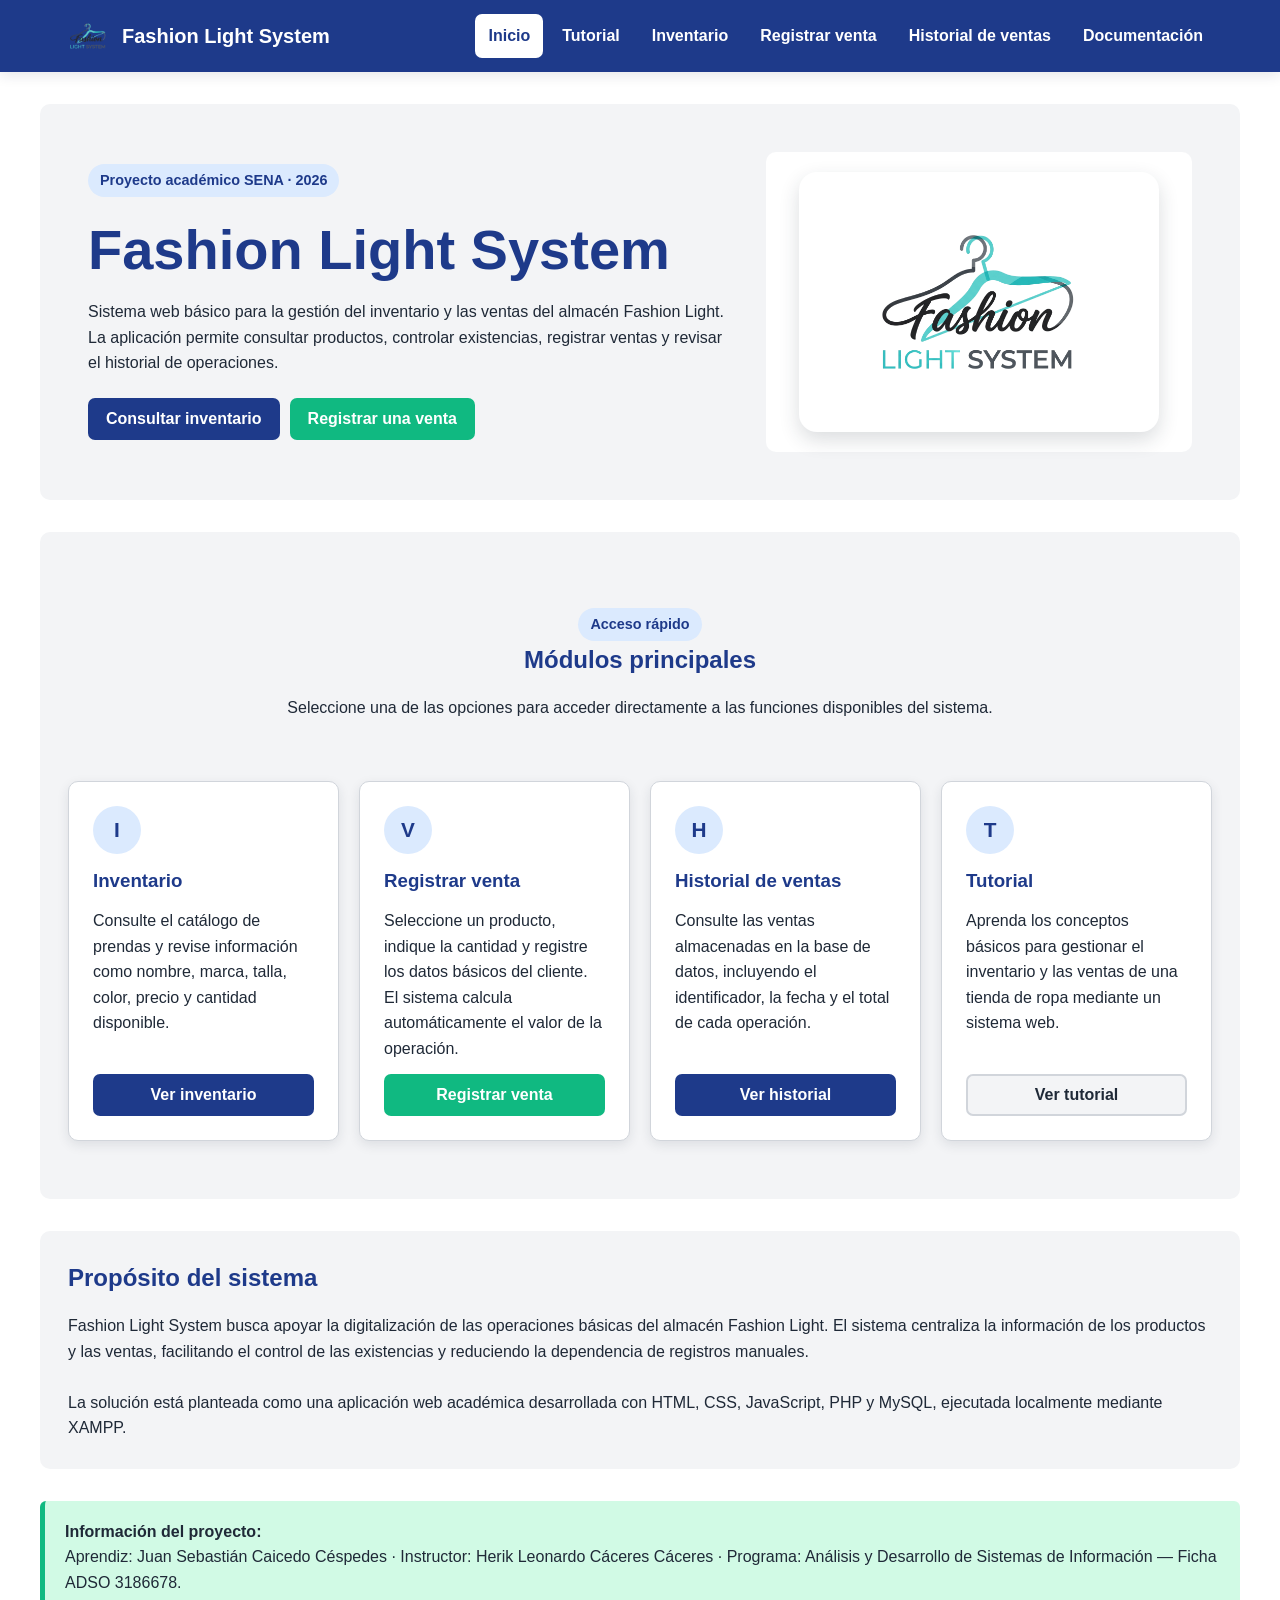
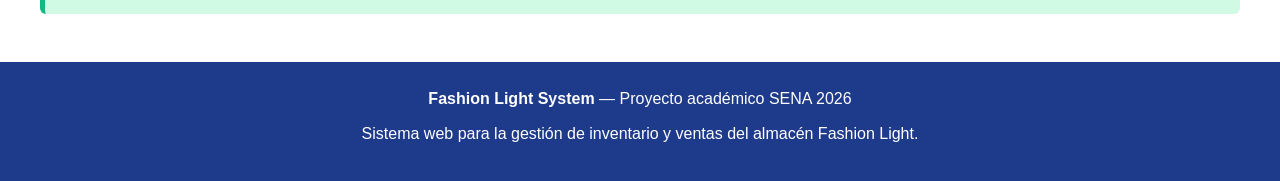
<file: index.html>
<!DOCTYPE html>
<html lang="es">
<head>
    <meta charset="UTF-8">
    <meta name="viewport" content="width=device-width, initial-scale=1.0">
    <meta name="description" content="Fashion Light System, sistema web académico para la gestión de inventario y ventas del almacén Fashion Light.">
    <title>Fashion Light System | Inicio</title>
    <link rel="stylesheet" href="css/estilos.css">
</head>

<body>

    <header class="encabezado">
        <a class="marca" href="index.html" aria-label="Ir al inicio de Fashion Light System">
            <img src="img/fashion_light_logo_sin_fondo.png" alt="Logo de Fashion Light System">
            <span>Fashion Light System</span>
        </a>

        <button
            class="boton-menu"
            type="button"
            aria-expanded="false"
            aria-controls="menu-principal">
            Menú
        </button>

        <nav id="menu-principal" class="menu" aria-label="Navegación principal">
            <a class="activo" href="index.html">Inicio</a>
            <a href="tutorial.html">Tutorial</a>
            <a href="inventario.php">Inventario</a>
            <a href="venta.php">Registrar venta</a>
            <a href="listar_ventas.php">Historial de ventas</a>
            <a href="documentacion.html">Documentación</a>
        </nav>
    </header>

    <main>
        <section class="hero" aria-labelledby="titulo-principal">

            <div>
                <p class="etiqueta">Proyecto académico SENA · 2026</p>

                <h1 id="titulo-principal">
                    Fashion Light System
                </h1>

                <p>
                    Sistema web básico para la gestión del inventario y las ventas
                    del almacén Fashion Light. La aplicación permite consultar
                    productos, controlar existencias, registrar ventas y revisar
                    el historial de operaciones.
                </p>

                <div class="grupo-botones">
                    <a class="boton principal" href="inventario.php">
                        Consultar inventario
                    </a>

                    <a class="boton exito" href="venta.php">
                        Registrar una venta
                    </a>
                </div>
            </div>

            <div class="hero-imagen">
                <img class="logo-hero" src="img/fashion_light_logo_sin_fondo.png" alt="Logo de Fashion Light System">
            </div>

        </section>


        <section class="seccion" aria-labelledby="titulo-accesos">

            <div class="cabecera-pagina">
                <p class="etiqueta">Acceso rápido</p>

                <h2 id="titulo-accesos">
                    Módulos principales
                </h2>

                <p>
                    Seleccione una de las opciones para acceder directamente
                    a las funciones disponibles del sistema.
                </p>
            </div>

            <div class="cards">

                <article class="card">
                    <div class="icono-card" aria-hidden="true">I</div>

                    <h3>Inventario</h3>

                    <p>
                        Consulte el catálogo de prendas y revise información
                        como nombre, marca, talla, color, precio y cantidad
                        disponible.
                    </p>

                    <a class="boton principal" href="inventario.php">
                        Ver inventario
                    </a>
                </article>


                <article class="card">
                    <div class="icono-card" aria-hidden="true">V</div>

                    <h3>Registrar venta</h3>

                    <p>
                        Seleccione un producto, indique la cantidad y registre
                        los datos básicos del cliente. El sistema calcula
                        automáticamente el valor de la operación.
                    </p>

                    <a class="boton exito" href="venta.php">
                        Registrar venta
                    </a>
                </article>


                <article class="card">
                    <div class="icono-card" aria-hidden="true">H</div>

                    <h3>Historial de ventas</h3>

                    <p>
                        Consulte las ventas almacenadas en la base de datos,
                        incluyendo el identificador, la fecha y el total
                        de cada operación.
                    </p>

                    <a class="boton principal" href="listar_ventas.php">
                        Ver historial
                    </a>
                </article>


                <article class="card">
                    <div class="icono-card" aria-hidden="true">T</div>

                    <h3>Tutorial</h3>

                    <p>
                        Aprenda los conceptos básicos para gestionar el
                        inventario y las ventas de una tienda de ropa mediante
                        un sistema web.
                    </p>

                    <a class="boton secundario" href="tutorial.html">
                        Ver tutorial
                    </a>
                </article>

            </div>

        </section>


        <section class="seccion" aria-labelledby="titulo-proposito">

            <h2 id="titulo-proposito">
                Propósito del sistema
            </h2>

            <p>
                Fashion Light System busca apoyar la digitalización de las
                operaciones básicas del almacén Fashion Light. El sistema
                centraliza la información de los productos y las ventas,
                facilitando el control de las existencias y reduciendo la
                dependencia de registros manuales.
            </p>

            <br>

            <p>
                La solución está planteada como una aplicación web académica
                desarrollada con HTML, CSS, JavaScript, PHP y MySQL, ejecutada
                localmente mediante XAMPP.
            </p>

        </section>


        <section class="nota" aria-label="Información académica">

            <strong>Información del proyecto:</strong>

            <p>
                Aprendiz: Juan Sebastián Caicedo Céspedes ·
                Instructor: Herik Leonardo Cáceres Cáceres ·
                Programa: Análisis y Desarrollo de Sistemas de Información
                — Ficha ADSO 3186678.
            </p>

        </section>

    </main>


    <footer class="pie-pagina">

        <p>
            <strong>Fashion Light System</strong> — Proyecto académico SENA 2026
        </p>

        <p>
            Sistema web para la gestión de inventario y ventas del almacén
            Fashion Light.
        </p>

    </footer>


    <script src="js/funciones.js"></script>

</body>
</html>
</file>
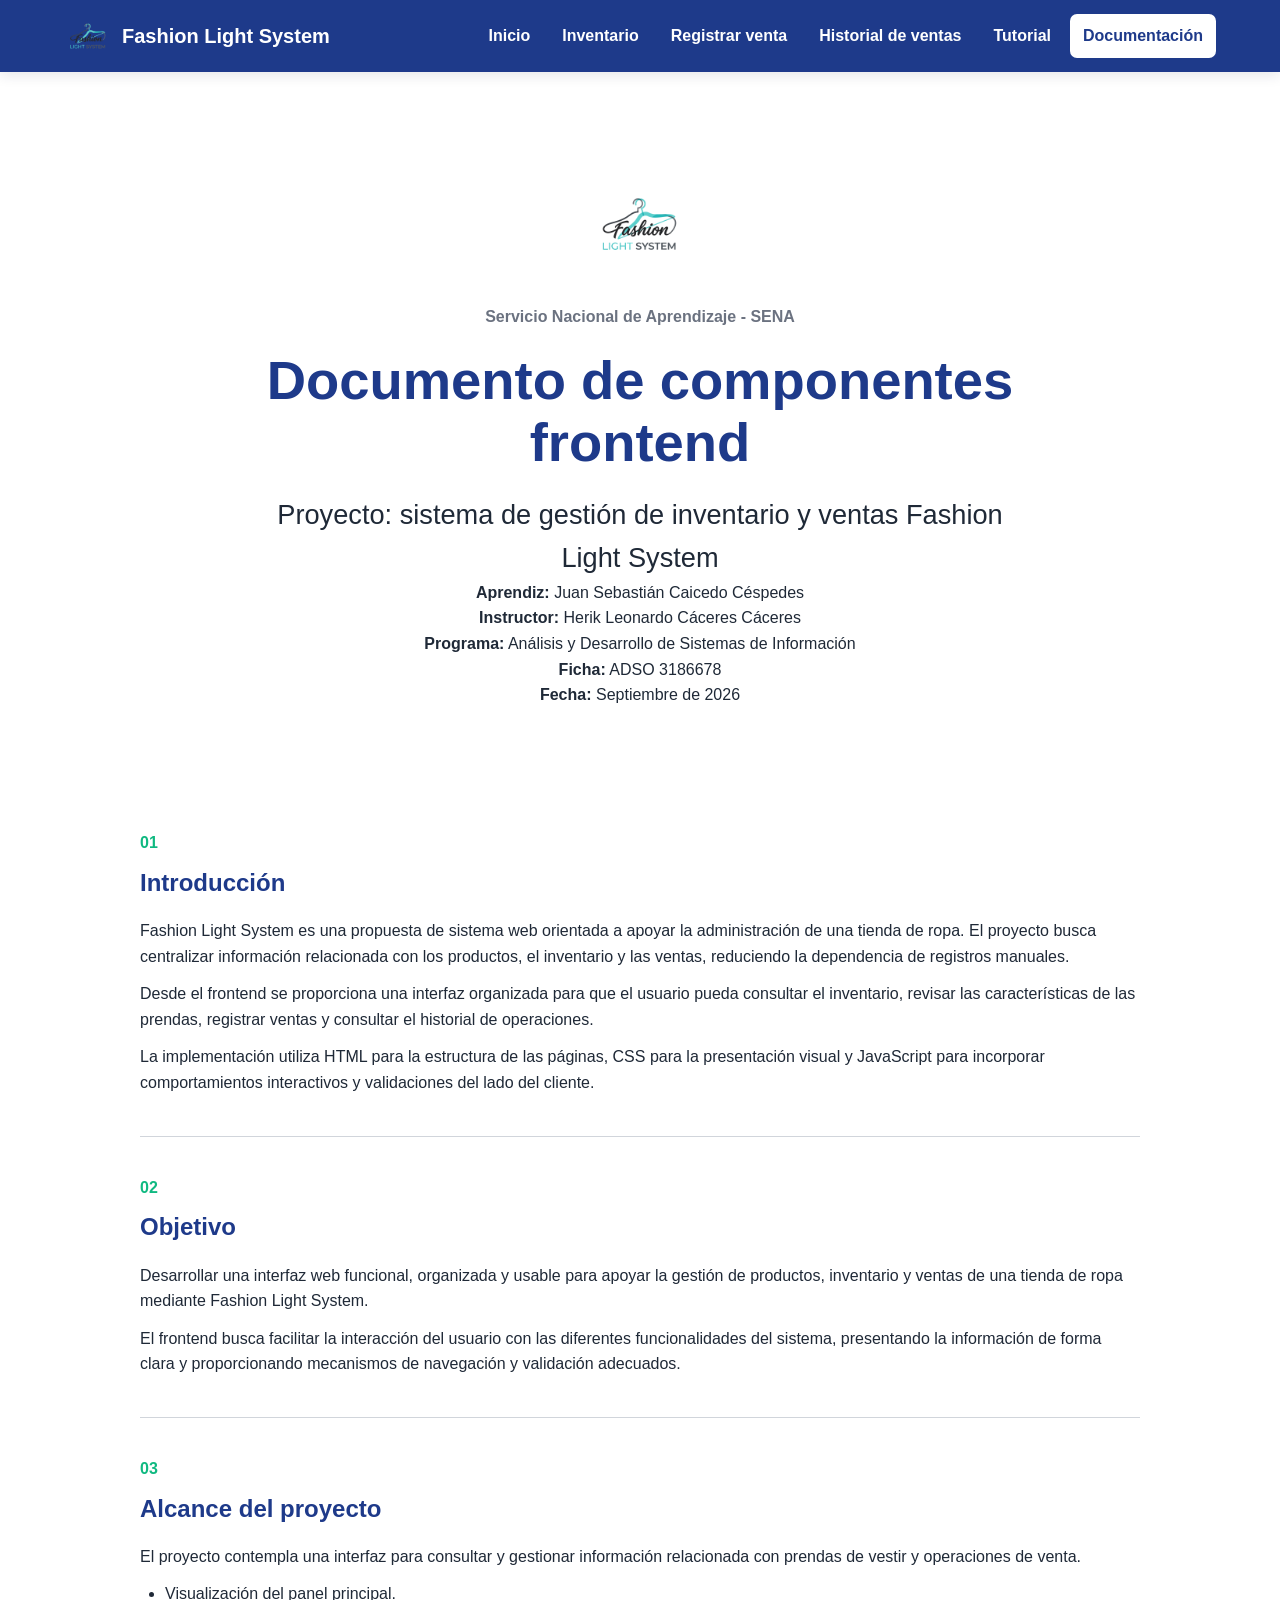
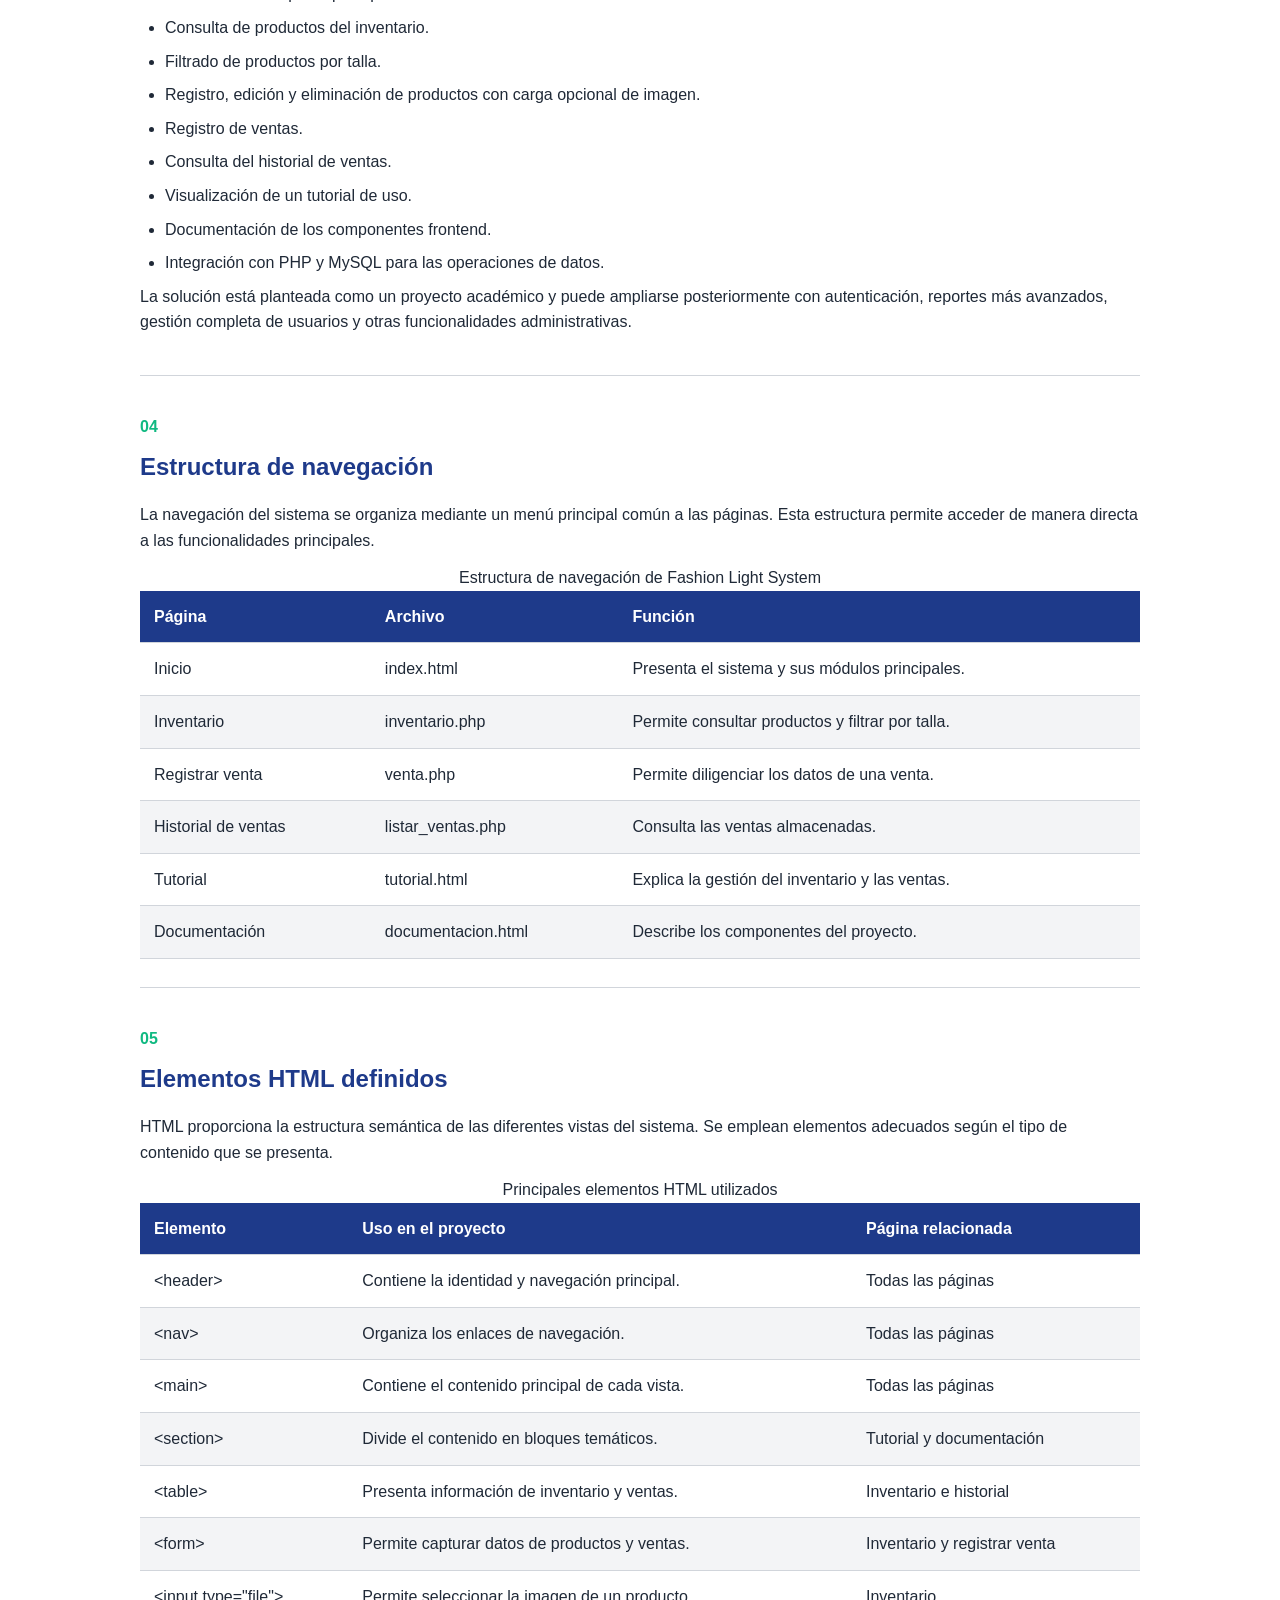
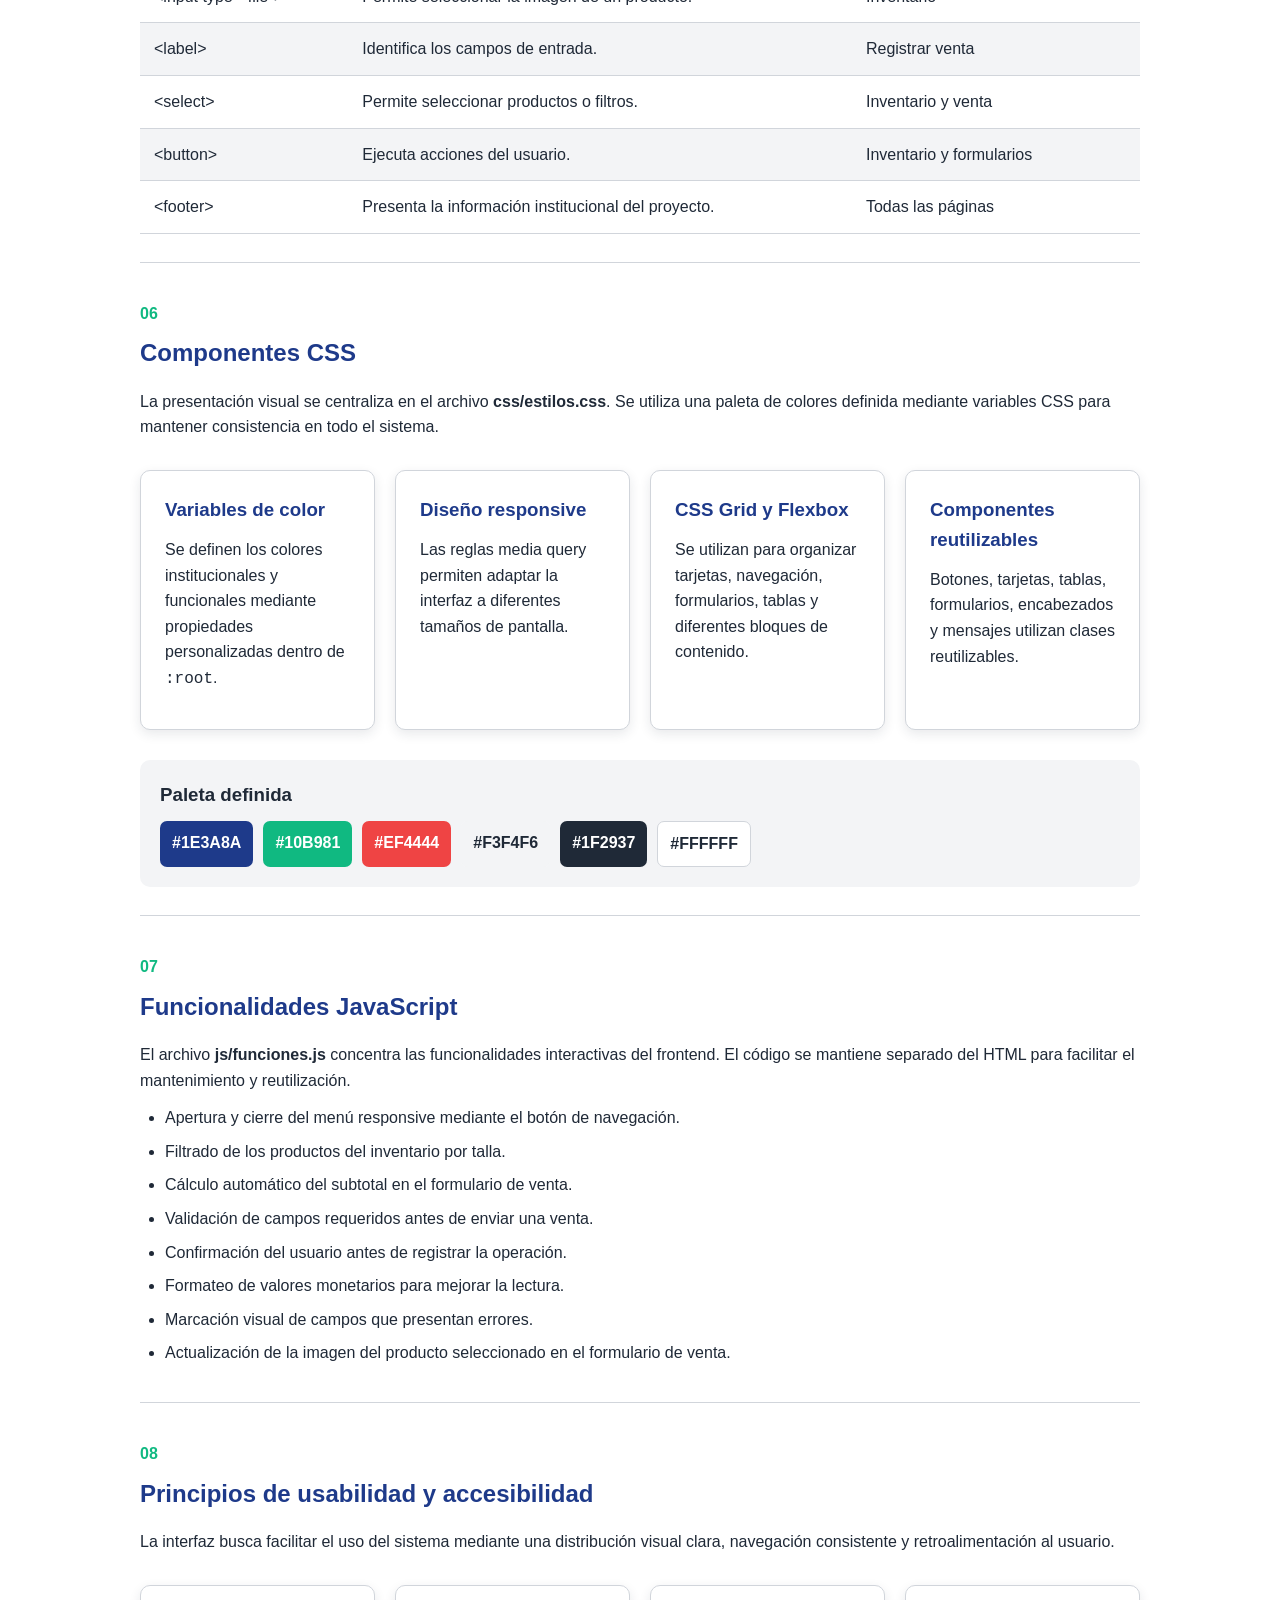
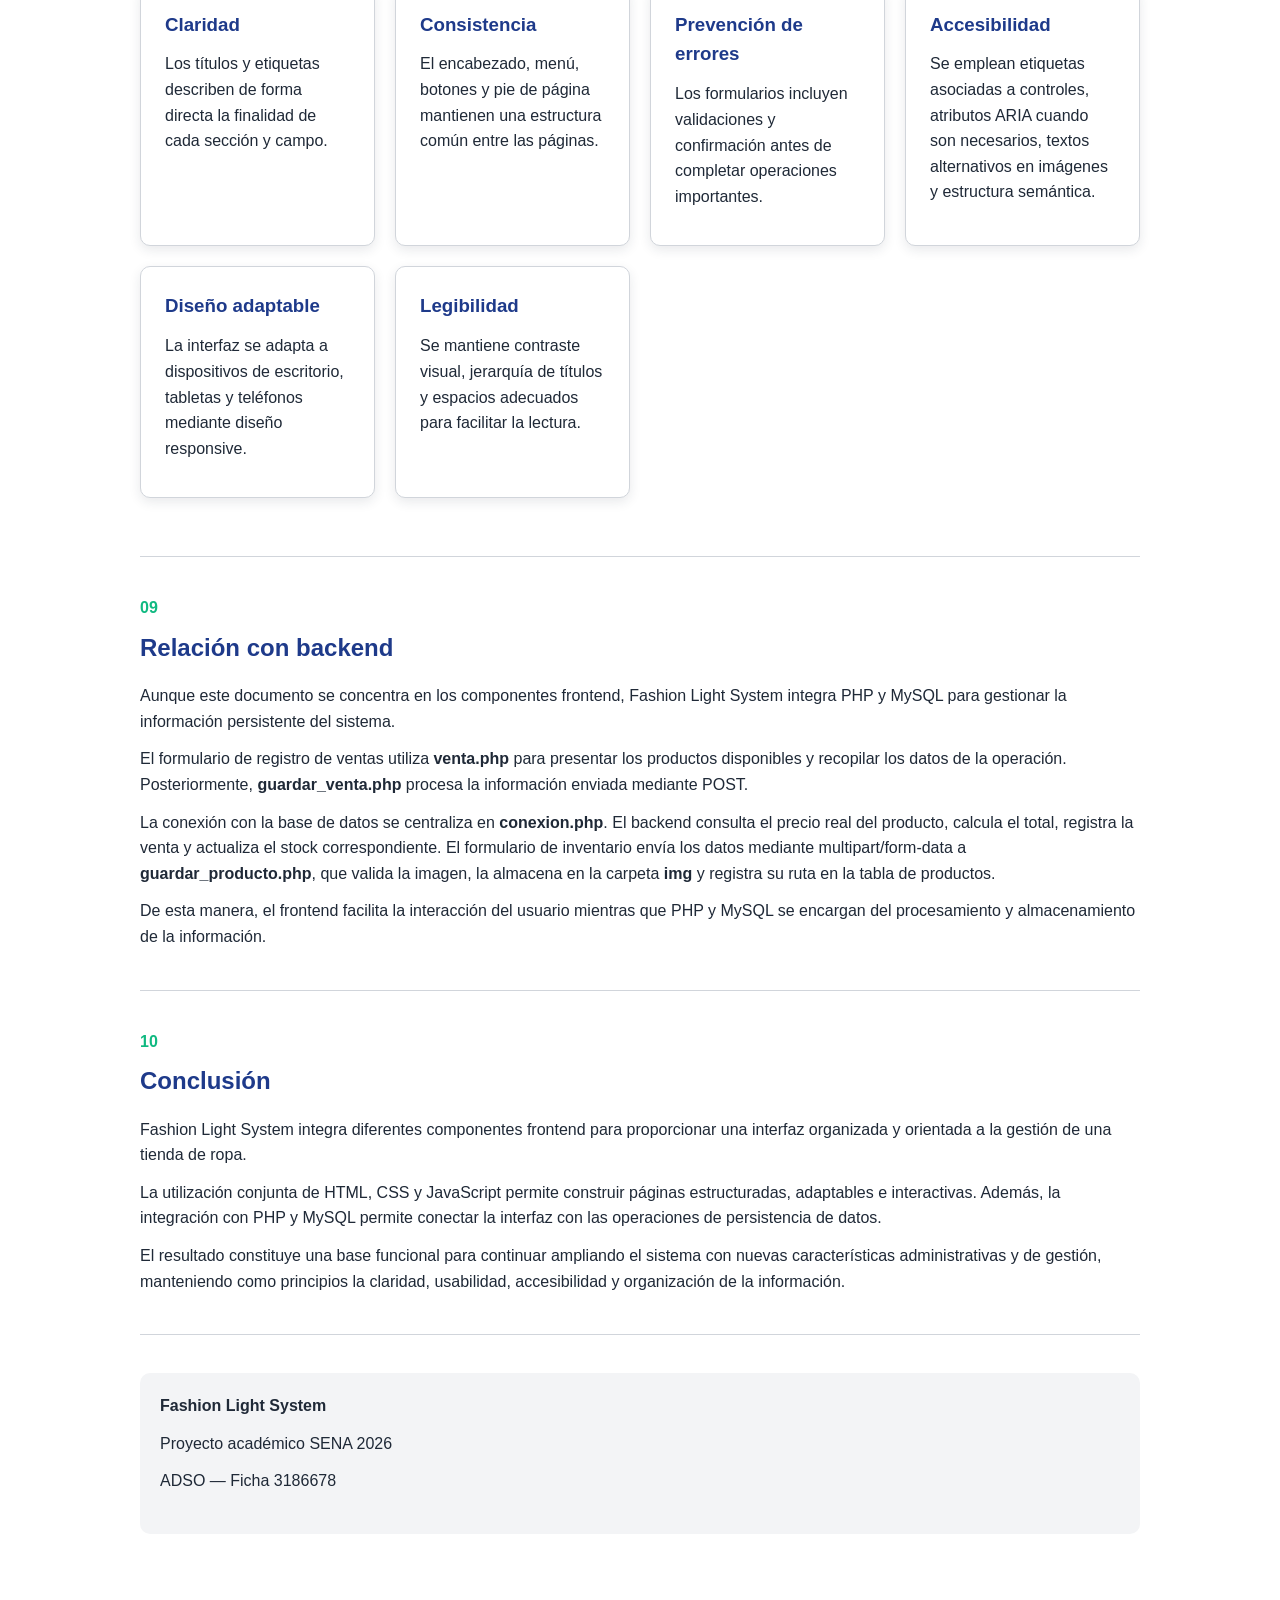
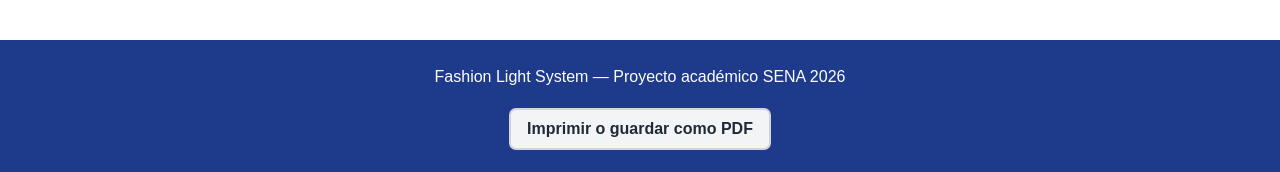
<file: documentacion.html>
<!DOCTYPE html>
<html lang="es">
<head>
    <meta charset="UTF-8">
    <meta name="viewport" content="width=device-width, initial-scale=1.0">
    <meta name="description" content="Documento de componentes frontend de Fashion Light System.">
    <title>Documentación - Fashion Light System</title>
    <link rel="stylesheet" href="css/estilos.css">
</head>
<body>

    <header class="encabezado no-imprimir">
        <a href="index.html" class="marca"><img src="img/fashion_light_logo_sin_fondo.png" alt="Logo de Fashion Light System"><span>Fashion Light System</span></a>

        <button
            class="boton-menu"
            id="boton-menu"
            type="button"
            aria-label="Abrir menú de navegación"
            aria-expanded="false"
            aria-controls="menu-principal">
            Menú
        </button>

        <nav class="menu" id="menu-principal" aria-label="Navegación principal">
            <a href="index.html">Inicio</a>
            <a href="inventario.php">Inventario</a>
            <a href="venta.php">Registrar venta</a>
            <a href="listar_ventas.php">Historial de ventas</a>
            <a href="tutorial.html">Tutorial</a>
            <a href="documentacion.html" class="activo">Documentación</a>
        </nav>
    </header>

    <main class="documento-componentes">

        <section class="portada-documento">
            <div class="logos-portada">
                <img
                    class="logo-proyecto"
                    src="img/fashion_light_logo_sin_fondo.png"
                    alt="Logotipo de Fashion Light System">
            </div>
            <p>Servicio Nacional de Aprendizaje - SENA</p>
            <h1>Documento de componentes frontend</h1>
            <h2>Proyecto: sistema de gestión de inventario y ventas Fashion Light System</h2>
            <div class="datos-portada">
                <p><strong>Aprendiz:</strong> Juan Sebastián Caicedo Céspedes</p>
                <p><strong>Instructor:</strong> Herik Leonardo Cáceres Cáceres</p>
                <p><strong>Programa:</strong> Análisis y Desarrollo de Sistemas de Información</p>
                <p><strong>Ficha:</strong> ADSO 3186678</p>
                <p><strong>Fecha:</strong> Septiembre de 2026</p>
            </div>
        </section>

        <div class="contenido-documento">

            <section class="seccion-documentacion" id="introduccion">
                <span class="numero-documentacion">01</span>
                <h2>Introducción</h2>

                <p>
                    Fashion Light System es una propuesta de sistema web orientada
                    a apoyar la administración de una tienda de ropa. El proyecto
                    busca centralizar información relacionada con los productos,
                    el inventario y las ventas, reduciendo la dependencia de
                    registros manuales.
                </p>

                <p>
                    Desde el frontend se proporciona una interfaz organizada para
                    que el usuario pueda consultar el inventario, revisar las
                    características de las prendas, registrar ventas y consultar
                    el historial de operaciones.
                </p>

                <p>
                    La implementación utiliza HTML para la estructura de las
                    páginas, CSS para la presentación visual y JavaScript para
                    incorporar comportamientos interactivos y validaciones del
                    lado del cliente.
                </p>
            </section>

            <section class="seccion-documentacion" id="objetivo">
                <span class="numero-documentacion">02</span>
                <h2>Objetivo</h2>

                <p>
                    Desarrollar una interfaz web funcional, organizada y usable
                    para apoyar la gestión de productos, inventario y ventas de
                    una tienda de ropa mediante Fashion Light System.
                </p>

                <p>
                    El frontend busca facilitar la interacción del usuario con
                    las diferentes funcionalidades del sistema, presentando la
                    información de forma clara y proporcionando mecanismos de
                    navegación y validación adecuados.
                </p>
            </section>

            <section class="seccion-documentacion" id="alcance">
                <span class="numero-documentacion">03</span>
                <h2>Alcance del proyecto</h2>

                <p>
                    El proyecto contempla una interfaz para consultar y gestionar
                    información relacionada con prendas de vestir y operaciones
                    de venta.
                </p>

                <ul class="lista-documentacion">
                    <li>Visualización del panel principal.</li>
                    <li>Consulta de productos del inventario.</li>
                    <li>Filtrado de productos por talla.</li>
                    <li>Registro, edición y eliminación de productos con carga opcional de imagen.</li>
                    <li>Registro de ventas.</li>
                    <li>Consulta del historial de ventas.</li>
                    <li>Visualización de un tutorial de uso.</li>
                    <li>Documentación de los componentes frontend.</li>
                    <li>Integración con PHP y MySQL para las operaciones de datos.</li>
                </ul>

                <p>
                    La solución está planteada como un proyecto académico y
                    puede ampliarse posteriormente con autenticación, reportes
                    más avanzados, gestión completa de usuarios y otras
                    funcionalidades administrativas.
                </p>
            </section>

            <section class="seccion-documentacion" id="navegacion">
                <span class="numero-documentacion">04</span>
                <h2>Estructura de navegación</h2>

                <p>
                    La navegación del sistema se organiza mediante un menú
                    principal común a las páginas. Esta estructura permite
                    acceder de manera directa a las funcionalidades principales.
                </p>

                <div class="contenedor-tabla">
                    <table class="tabla-datos">
                        <caption>
                            Estructura de navegación de Fashion Light System
                        </caption>

                        <thead>
                            <tr>
                                <th scope="col">Página</th>
                                <th scope="col">Archivo</th>
                                <th scope="col">Función</th>
                            </tr>
                        </thead>

                        <tbody>
                            <tr>
                                <td>Inicio</td>
                                <td>index.html</td>
                                <td>Presenta el sistema y sus módulos principales.</td>
                            </tr>
                            <tr>
                                <td>Inventario</td>
                                <td>inventario.php</td>
                                <td>Permite consultar productos y filtrar por talla.</td>
                            </tr>
                            <tr>
                                <td>Registrar venta</td>
                                <td>venta.php</td>
                                <td>Permite diligenciar los datos de una venta.</td>
                            </tr>
                            <tr>
                                <td>Historial de ventas</td>
                                <td>listar_ventas.php</td>
                                <td>Consulta las ventas almacenadas.</td>
                            </tr>
                            <tr>
                                <td>Tutorial</td>
                                <td>tutorial.html</td>
                                <td>Explica la gestión del inventario y las ventas.</td>
                            </tr>
                            <tr>
                                <td>Documentación</td>
                                <td>documentacion.html</td>
                                <td>Describe los componentes del proyecto.</td>
                            </tr>
                        </tbody>
                    </table>
                </div>
            </section>

            <section class="seccion-documentacion" id="html">
                <span class="numero-documentacion">05</span>
                <h2>Elementos HTML definidos</h2>

                <p>
                    HTML proporciona la estructura semántica de las diferentes
                    vistas del sistema. Se emplean elementos adecuados según
                    el tipo de contenido que se presenta.
                </p>

                <div class="contenedor-tabla">
                    <table class="tabla-datos">
                        <caption>
                            Principales elementos HTML utilizados
                        </caption>

                        <thead>
                            <tr>
                                <th scope="col">Elemento</th>
                                <th scope="col">Uso en el proyecto</th>
                                <th scope="col">Página relacionada</th>
                            </tr>
                        </thead>

                        <tbody>
                            <tr>
                                <td>&lt;header&gt;</td>
                                <td>Contiene la identidad y navegación principal.</td>
                                <td>Todas las páginas</td>
                            </tr>
                            <tr>
                                <td>&lt;nav&gt;</td>
                                <td>Organiza los enlaces de navegación.</td>
                                <td>Todas las páginas</td>
                            </tr>
                            <tr>
                                <td>&lt;main&gt;</td>
                                <td>Contiene el contenido principal de cada vista.</td>
                                <td>Todas las páginas</td>
                            </tr>
                            <tr>
                                <td>&lt;section&gt;</td>
                                <td>Divide el contenido en bloques temáticos.</td>
                                <td>Tutorial y documentación</td>
                            </tr>
                            <tr>
                                <td>&lt;table&gt;</td>
                                <td>Presenta información de inventario y ventas.</td>
                                <td>Inventario e historial</td>
                            </tr>
                            <tr>
                                <td>&lt;form&gt;</td>
                                <td>Permite capturar datos de productos y ventas.</td>
                                <td>Inventario y registrar venta</td>
                            </tr>
                            <tr>
                                <td>&lt;input type="file"&gt;</td>
                                <td>Permite seleccionar la imagen de un producto.</td>
                                <td>Inventario</td>
                            </tr>
                            <tr>
                                <td>&lt;label&gt;</td>
                                <td>Identifica los campos de entrada.</td>
                                <td>Registrar venta</td>
                            </tr>
                            <tr>
                                <td>&lt;select&gt;</td>
                                <td>Permite seleccionar productos o filtros.</td>
                                <td>Inventario y venta</td>
                            </tr>
                            <tr>
                                <td>&lt;button&gt;</td>
                                <td>Ejecuta acciones del usuario.</td>
                                <td>Inventario y formularios</td>
                            </tr>
                            <tr>
                                <td>&lt;footer&gt;</td>
                                <td>Presenta la información institucional del proyecto.</td>
                                <td>Todas las páginas</td>
                            </tr>
                        </tbody>
                    </table>
                </div>
            </section>

            <section class="seccion-documentacion" id="css">
                <span class="numero-documentacion">06</span>
                <h2>Componentes CSS</h2>

                <p>
                    La presentación visual se centraliza en el archivo
                    <strong>css/estilos.css</strong>. Se utiliza una paleta de
                    colores definida mediante variables CSS para mantener
                    consistencia en todo el sistema.
                </p>

                <div class="cards">
                    <article class="card">
                        <h3>Variables de color</h3>
                        <p>
                            Se definen los colores institucionales y funcionales
                            mediante propiedades personalizadas dentro de
                            <code>:root</code>.
                        </p>
                    </article>

                    <article class="card">
                        <h3>Diseño responsive</h3>
                        <p>
                            Las reglas media query permiten adaptar la interfaz
                            a diferentes tamaños de pantalla.
                        </p>
                    </article>

                    <article class="card">
                        <h3>CSS Grid y Flexbox</h3>
                        <p>
                            Se utilizan para organizar tarjetas, navegación,
                            formularios, tablas y diferentes bloques de contenido.
                        </p>
                    </article>

                    <article class="card">
                        <h3>Componentes reutilizables</h3>
                        <p>
                            Botones, tarjetas, tablas, formularios, encabezados
                            y mensajes utilizan clases reutilizables.
                        </p>
                    </article>
                </div>

                <div class="paleta-documentacion">
                    <h3>Paleta definida</h3>

                    <div class="paleta-lista">
                        <span class="muestra-color azul">#1E3A8A</span>
                        <span class="muestra-color verde">#10B981</span>
                        <span class="muestra-color rojo">#EF4444</span>
                        <span class="muestra-color gris">#F3F4F6</span>
                        <span class="muestra-color oscuro">#1F2937</span>
                        <span class="muestra-color blanco">#FFFFFF</span>
                    </div>
                </div>
            </section>

            <section class="seccion-documentacion" id="javascript">
                <span class="numero-documentacion">07</span>
                <h2>Funcionalidades JavaScript</h2>

                <p>
                    El archivo <strong>js/funciones.js</strong> concentra las
                    funcionalidades interactivas del frontend. El código se
                    mantiene separado del HTML para facilitar el mantenimiento
                    y reutilización.
                </p>

                <ul class="lista-documentacion">
                    <li>
                        Apertura y cierre del menú responsive mediante el botón
                        de navegación.
                    </li>
                    <li>
                        Filtrado de los productos del inventario por talla.
                    </li>
                    <li>
                        Cálculo automático del subtotal en el formulario de venta.
                    </li>
                    <li>
                        Validación de campos requeridos antes de enviar una venta.
                    </li>
                    <li>
                        Confirmación del usuario antes de registrar la operación.
                    </li>
                    <li>
                        Formateo de valores monetarios para mejorar la lectura.
                    </li>
                    <li>
                        Marcación visual de campos que presentan errores.
                    </li>
                    <li>
                        Actualización de la imagen del producto seleccionado en el formulario de venta.
                    </li>
                </ul>
            </section>

            <section class="seccion-documentacion" id="usabilidad">
                <span class="numero-documentacion">08</span>
                <h2>Principios de usabilidad y accesibilidad</h2>

                <p>
                    La interfaz busca facilitar el uso del sistema mediante una
                    distribución visual clara, navegación consistente y
                    retroalimentación al usuario.
                </p>

                <div class="cards">
                    <article class="card">
                        <h3>Claridad</h3>
                        <p>
                            Los títulos y etiquetas describen de forma directa
                            la finalidad de cada sección y campo.
                        </p>
                    </article>

                    <article class="card">
                        <h3>Consistencia</h3>
                        <p>
                            El encabezado, menú, botones y pie de página mantienen
                            una estructura común entre las páginas.
                        </p>
                    </article>

                    <article class="card">
                        <h3>Prevención de errores</h3>
                        <p>
                            Los formularios incluyen validaciones y confirmación
                            antes de completar operaciones importantes.
                        </p>
                    </article>

                    <article class="card">
                        <h3>Accesibilidad</h3>
                        <p>
                            Se emplean etiquetas asociadas a controles, atributos
                            ARIA cuando son necesarios, textos alternativos en
                            imágenes y estructura semántica.
                        </p>
                    </article>

                    <article class="card">
                        <h3>Diseño adaptable</h3>
                        <p>
                            La interfaz se adapta a dispositivos de escritorio,
                            tabletas y teléfonos mediante diseño responsive.
                        </p>
                    </article>

                    <article class="card">
                        <h3>Legibilidad</h3>
                        <p>
                            Se mantiene contraste visual, jerarquía de títulos
                            y espacios adecuados para facilitar la lectura.
                        </p>
                    </article>
                </div>
            </section>

            <section class="seccion-documentacion" id="backend">
                <span class="numero-documentacion">09</span>
                <h2>Relación con backend</h2>

                <p>
                    Aunque este documento se concentra en los componentes
                    frontend, Fashion Light System integra PHP y MySQL para
                    gestionar la información persistente del sistema.
                </p>

                <p>
                    El formulario de registro de ventas utiliza
                    <strong>venta.php</strong> para presentar los productos
                    disponibles y recopilar los datos de la operación.
                    Posteriormente, <strong>guardar_venta.php</strong> procesa
                    la información enviada mediante POST.
                </p>

                <p>
                    La conexión con la base de datos se centraliza en
                    <strong>conexion.php</strong>. El backend consulta el precio
                    real del producto, calcula el total, registra la venta y
                    actualiza el stock correspondiente. El formulario de
                    inventario envía los datos mediante multipart/form-data a
                    <strong>guardar_producto.php</strong>, que valida la imagen,
                    la almacena en la carpeta <strong>img</strong> y registra su
                    ruta en la tabla de productos.
                </p>

                <p>
                    De esta manera, el frontend facilita la interacción del
                    usuario mientras que PHP y MySQL se encargan del procesamiento
                    y almacenamiento de la información.
                </p>
            </section>

            <section class="seccion-documentacion" id="conclusion">
                <span class="numero-documentacion">10</span>
                <h2>Conclusión</h2>

                <p>
                    Fashion Light System integra diferentes componentes frontend
                    para proporcionar una interfaz organizada y orientada a la
                    gestión de una tienda de ropa.
                </p>

                <p>
                    La utilización conjunta de HTML, CSS y JavaScript permite
                    construir páginas estructuradas, adaptables e interactivas.
                    Además, la integración con PHP y MySQL permite conectar la
                    interfaz con las operaciones de persistencia de datos.
                </p>

                <p>
                    El resultado constituye una base funcional para continuar
                    ampliando el sistema con nuevas características administrativas
                    y de gestión, manteniendo como principios la claridad,
                    usabilidad, accesibilidad y organización de la información.
                </p>
            </section>

            <section class="firma-documentacion">
                <p>
                    <strong>Fashion Light System</strong>
                </p>
                <p>Proyecto académico SENA 2026</p>
                <p>ADSO — Ficha 3186678</p>
            </section>

        </div>
    </main>

    <footer class="pie-pagina no-imprimir">
        <div class="contenedor">
            <p>Fashion Light System — Proyecto académico SENA 2026</p>
            <button class="boton secundario" type="button" onclick="window.print()">
                Imprimir o guardar como PDF
            </button>
        </div>
    </footer>

    <script src="js/funciones.js"></script>
</body>
</html>
</file>
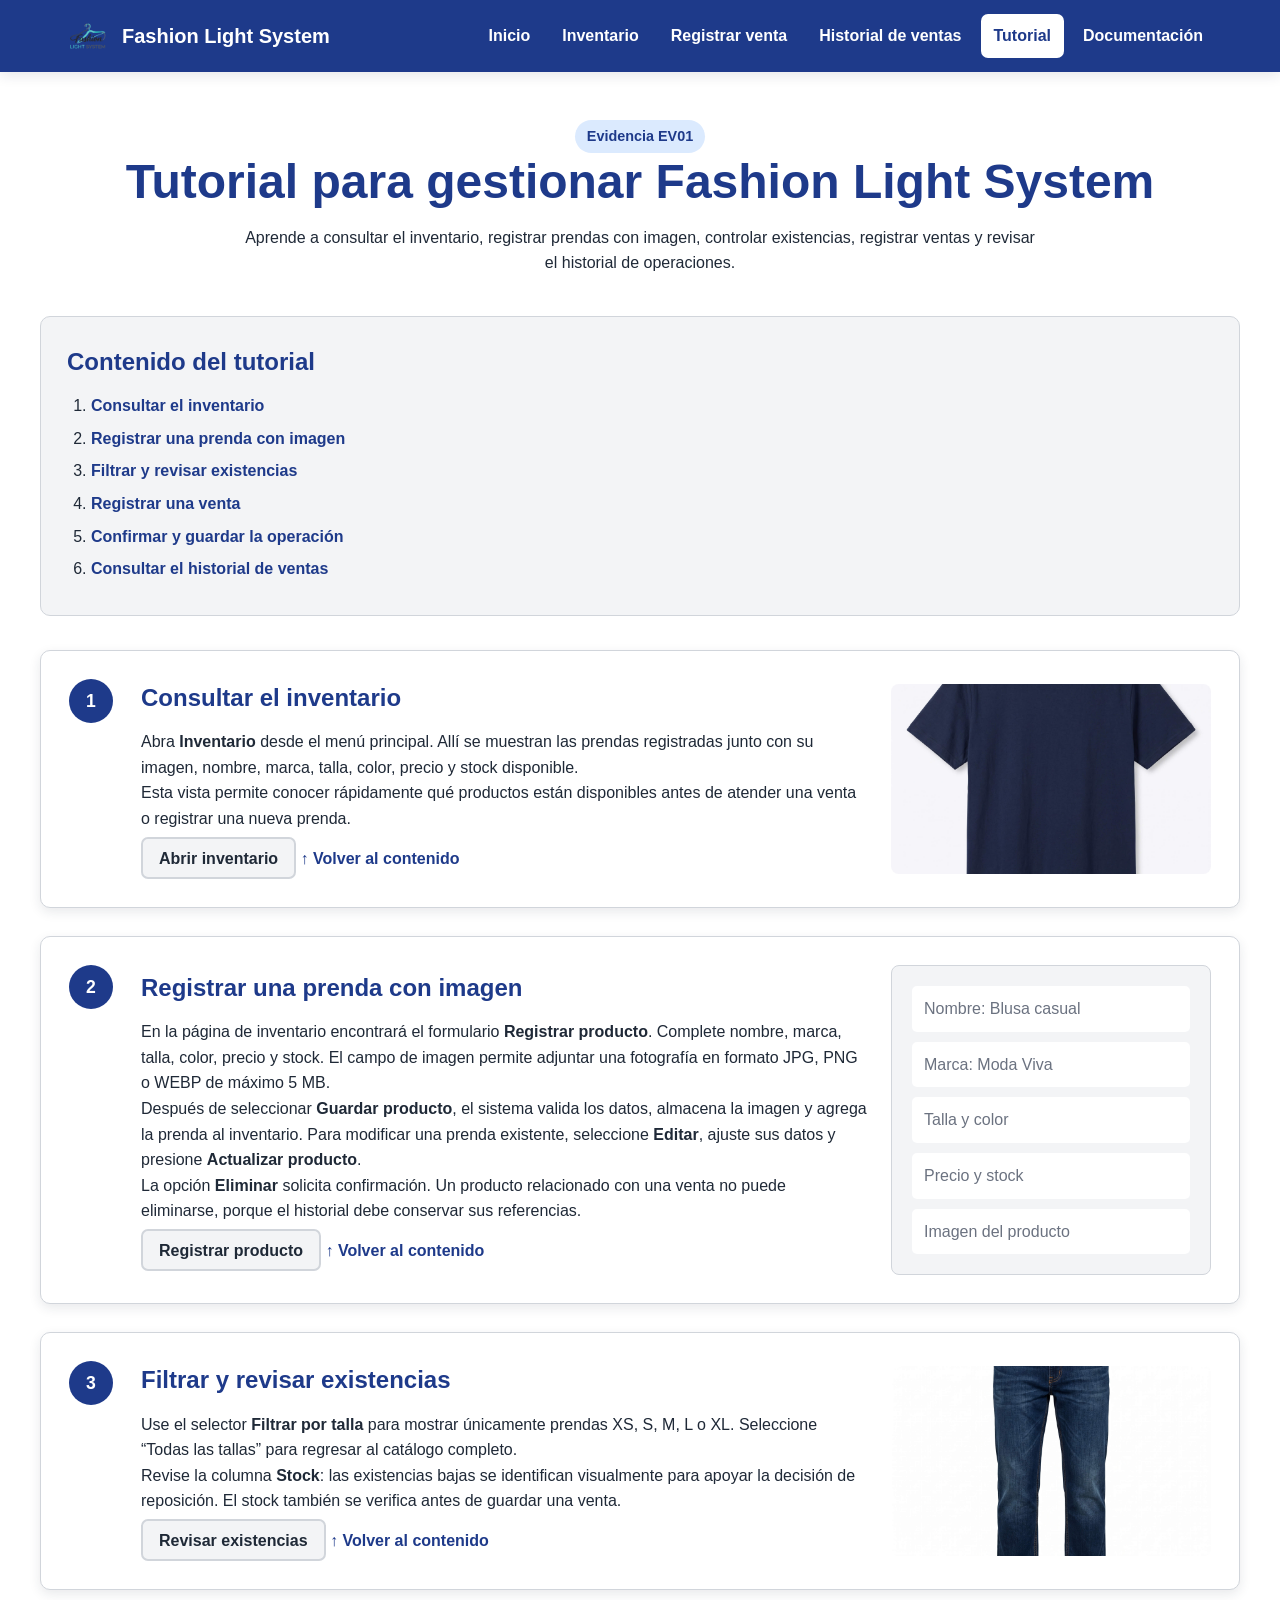
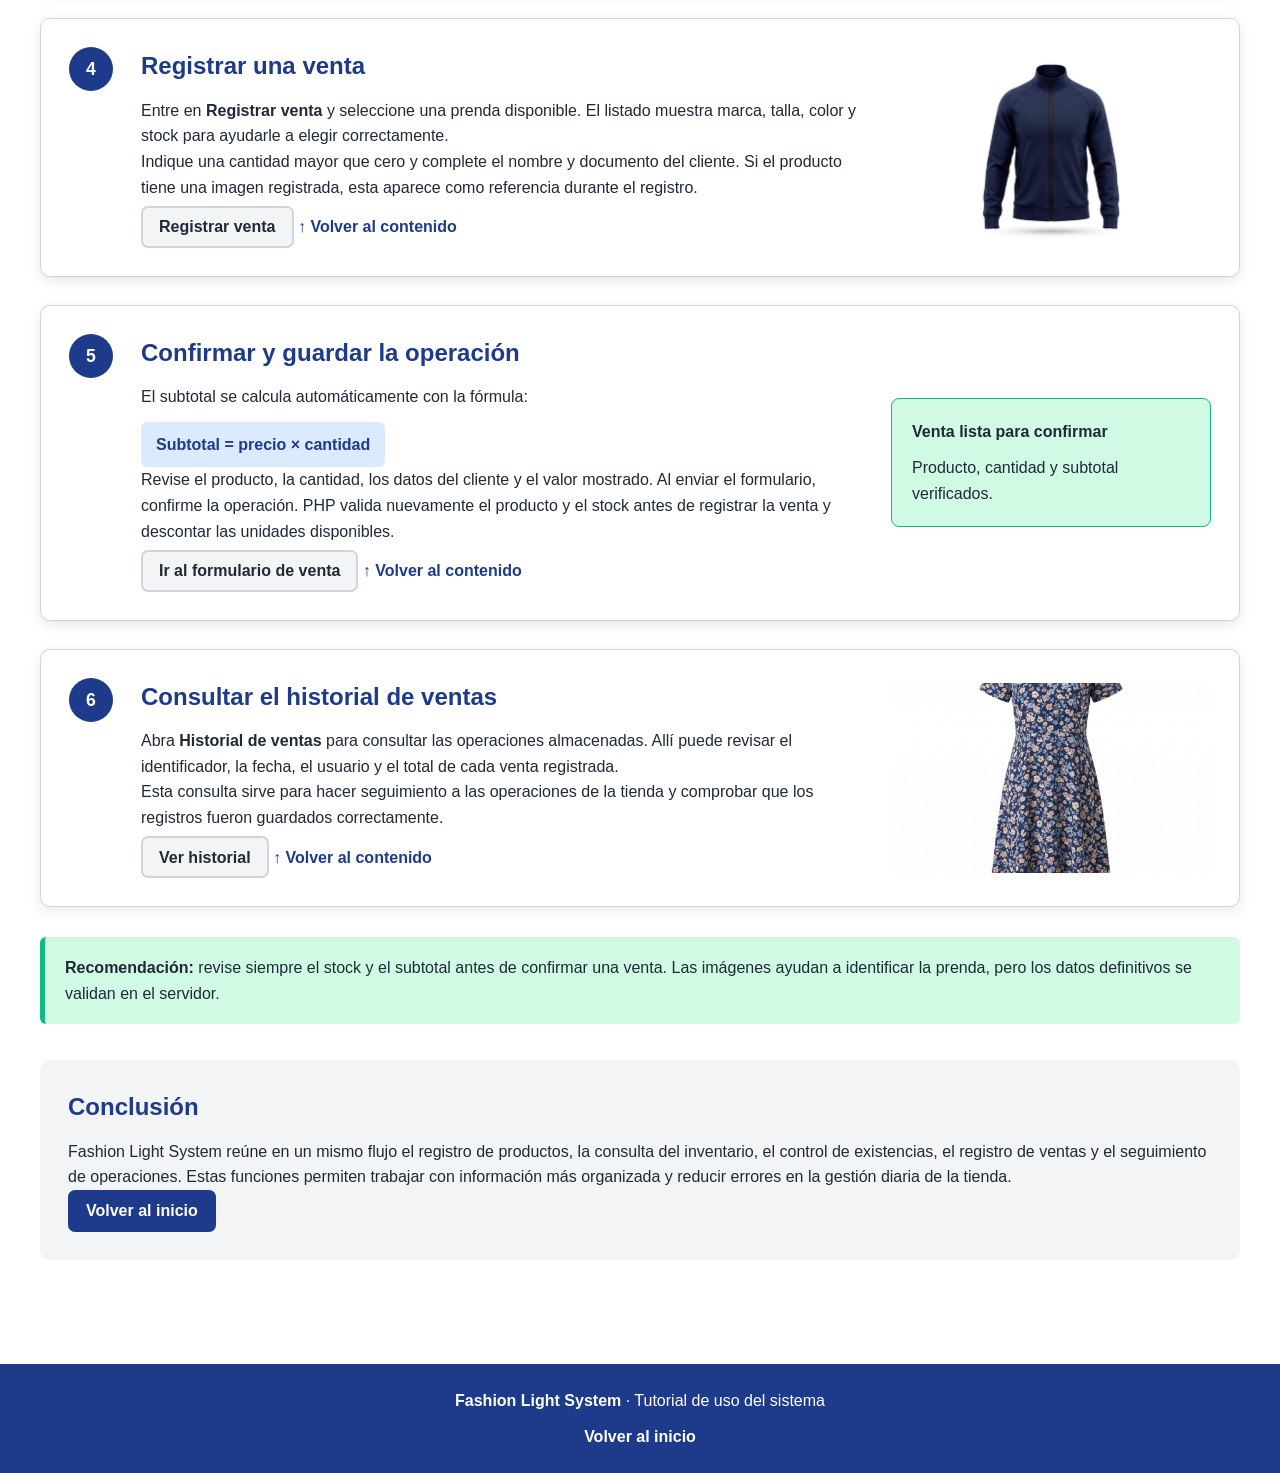
<file: tutorial.html>
<!DOCTYPE html>
<html lang="es">
<head>
    <meta charset="UTF-8">
    <meta name="viewport" content="width=device-width, initial-scale=1.0">
    <meta name="description" content="Tutorial paso a paso para gestionar productos, inventario y ventas en Fashion Light System.">
    <title>Fashion Light System | Tutorial de uso</title>
    <link rel="stylesheet" href="css/estilos.css">
</head>
<body>
    <header class="encabezado">
        <a href="index.html" class="marca">
            <img src="img/fashion_light_logo_sin_fondo.png" alt="Logo de Fashion Light System">
            <span>Fashion Light System</span>
        </a>

        <button class="boton-menu" id="boton-menu" type="button" aria-label="Abrir menú de navegación" aria-expanded="false" aria-controls="menu-principal">Menú</button>

        <nav class="menu" id="menu-principal" aria-label="Navegación principal">
            <a href="index.html">Inicio</a>
            <a href="inventario.php">Inventario</a>
            <a href="venta.php">Registrar venta</a>
            <a href="listar_ventas.php">Historial de ventas</a>
            <a href="tutorial.html" class="activo">Tutorial</a>
            <a href="documentacion.html">Documentación</a>
        </nav>
    </header>

    <main id="inicio" class="contenedor-documento">
        <header class="cabecera-pagina">
            <p class="etiqueta">Evidencia EV01</p>
            <h1>Tutorial para gestionar Fashion Light System</h1>
            <p>
                Aprende a consultar el inventario, registrar prendas con imagen,
                controlar existencias, registrar ventas y revisar el historial de operaciones.
            </p>
        </header>

        <nav class="indice-tutorial" aria-labelledby="titulo-indice">
            <h2 id="titulo-indice">Contenido del tutorial</h2>
            <ol>
                <li><a href="#consultar">Consultar el inventario</a></li>
                <li><a href="#registrar">Registrar una prenda con imagen</a></li>
                <li><a href="#filtrar">Filtrar y revisar existencias</a></li>
                <li><a href="#venta">Registrar una venta</a></li>
                <li><a href="#confirmar">Confirmar y guardar la operación</a></li>
                <li><a href="#historial">Consultar el historial de ventas</a></li>
            </ol>
        </nav>

        <section id="consultar" class="tema-tutorial">
            <div class="numero-tema">1</div>
            <div class="texto-tema">
                <h2>Consultar el inventario</h2>
                <p>Abra <strong>Inventario</strong> desde el menú principal. Allí se muestran las prendas registradas junto con su imagen, nombre, marca, talla, color, precio y stock disponible.</p>
                <p>Esta vista permite conocer rápidamente qué productos están disponibles antes de atender una venta o registrar una nueva prenda.</p>
                <a class="boton secundario" href="inventario.php">Abrir inventario</a>
                <a class="enlace-volver" href="#inicio">↑ Volver al contenido</a>
            </div>
            <img src="img/Camiseta basica.jpg" alt="Camiseta básica mostrada en el inventario">
        </section>

        <section id="registrar" class="tema-tutorial">
            <div class="numero-tema">2</div>
            <div class="texto-tema">
                <h2>Registrar una prenda con imagen</h2>
                <p>En la página de inventario encontrará el formulario <strong>Registrar producto</strong>. Complete nombre, marca, talla, color, precio y stock. El campo de imagen permite adjuntar una fotografía en formato JPG, PNG o WEBP de máximo 5 MB.</p>
                <p>Después de seleccionar <strong>Guardar producto</strong>, el sistema valida los datos, almacena la imagen y agrega la prenda al inventario. Para modificar una prenda existente, seleccione <strong>Editar</strong>, ajuste sus datos y presione <strong>Actualizar producto</strong>.</p>
                <p>La opción <strong>Eliminar</strong> solicita confirmación. Un producto relacionado con una venta no puede eliminarse, porque el historial debe conservar sus referencias.</p>
                <a class="boton secundario" href="inventario.php">Registrar producto</a>
                <a class="enlace-volver" href="#inicio">↑ Volver al contenido</a>
            </div>
            <div class="mini-formulario" aria-label="Ejemplo de campos para registrar un producto">
                <span>Nombre: Blusa casual</span>
                <span>Marca: Moda Viva</span>
                <span>Talla y color</span>
                <span>Precio y stock</span>
                <span>Imagen del producto</span>
            </div>
        </section>

        <section id="filtrar" class="tema-tutorial">
            <div class="numero-tema">3</div>
            <div class="texto-tema">
                <h2>Filtrar y revisar existencias</h2>
                <p>Use el selector <strong>Filtrar por talla</strong> para mostrar únicamente prendas XS, S, M, L o XL. Seleccione “Todas las tallas” para regresar al catálogo completo.</p>
                <p>Revise la columna <strong>Stock</strong>: las existencias bajas se identifican visualmente para apoyar la decisión de reposición. El stock también se verifica antes de guardar una venta.</p>
                <a class="boton secundario" href="inventario.php">Revisar existencias</a>
                <a class="enlace-volver" href="#inicio">↑ Volver al contenido</a>
            </div>
            <img src="img/Jean clásico.jpg" alt="Jean clásico disponible en el inventario">
        </section>

        <section id="venta" class="tema-tutorial">
            <div class="numero-tema">4</div>
            <div class="texto-tema">
                <h2>Registrar una venta</h2>
                <p>Entre en <strong>Registrar venta</strong> y seleccione una prenda disponible. El listado muestra marca, talla, color y stock para ayudarle a elegir correctamente.</p>
                <p>Indique una cantidad mayor que cero y complete el nombre y documento del cliente. Si el producto tiene una imagen registrada, esta aparece como referencia durante el registro.</p>
                <a class="boton secundario" href="venta.php">Registrar venta</a>
                <a class="enlace-volver" href="#inicio">↑ Volver al contenido</a>
            </div>
            <img src="img/Chaqueta deportiva.jpg" alt="Chaqueta deportiva seleccionada para una venta">
        </section>

        <section id="confirmar" class="tema-tutorial">
            <div class="numero-tema">5</div>
            <div class="texto-tema">
                <h2>Confirmar y guardar la operación</h2>
                <p>El subtotal se calcula automáticamente con la fórmula:</p>
                <p class="formula">Subtotal = precio × cantidad</p>
                <p>Revise el producto, la cantidad, los datos del cliente y el valor mostrado. Al enviar el formulario, confirme la operación. PHP valida nuevamente el producto y el stock antes de registrar la venta y descontar las unidades disponibles.</p>
                <a class="boton secundario" href="venta.php">Ir al formulario de venta</a>
                <a class="enlace-volver" href="#inicio">↑ Volver al contenido</a>
            </div>
            <div class="mensaje-ejemplo" role="img" aria-label="Ejemplo de operación validada">
                <strong>Venta lista para confirmar</strong>
                <span>Producto, cantidad y subtotal verificados.</span>
            </div>
        </section>

        <section id="historial" class="tema-tutorial">
            <div class="numero-tema">6</div>
            <div class="texto-tema">
                <h2>Consultar el historial de ventas</h2>
                <p>Abra <strong>Historial de ventas</strong> para consultar las operaciones almacenadas. Allí puede revisar el identificador, la fecha, el usuario y el total de cada venta registrada.</p>
                <p>Esta consulta sirve para hacer seguimiento a las operaciones de la tienda y comprobar que los registros fueron guardados correctamente.</p>
                <a class="boton secundario" href="listar_ventas.php">Ver historial</a>
                <a class="enlace-volver" href="#inicio">↑ Volver al contenido</a>
            </div>
            <img src="img/Vestido floral.jpg" alt="Vestido floral del catálogo de Fashion Light System">
        </section>

        <aside class="nota">
            <strong>Recomendación:</strong> revise siempre el stock y el subtotal antes de confirmar una venta. Las imágenes ayudan a identificar la prenda, pero los datos definitivos se validan en el servidor.
        </aside>

        <section class="cierre-tutorial">
            <h2>Conclusión</h2>
            <p>Fashion Light System reúne en un mismo flujo el registro de productos, la consulta del inventario, el control de existencias, el registro de ventas y el seguimiento de operaciones. Estas funciones permiten trabajar con información más organizada y reducir errores en la gestión diaria de la tienda.</p>
            <a href="index.html" class="boton principal">Volver al inicio</a>
        </section>
    </main>

    <footer class="pie-pagina">
        <div class="contenedor">
            <p><strong>Fashion Light System</strong> · Tutorial de uso del sistema</p>
            <a href="#inicio">Volver al inicio</a>
        </div>
    </footer>

    <script src="js/funciones.js"></script>
</body>
</html>
</file>
<file: css/estilos.css>
:root {
    --azul-oscuro: #1E3A8A;
    --verde-esmeralda: #10B981;
    --rojo-suave: #EF4444;
    --gris-claro: #F3F4F6;
    --carbon: #1F2937;
    --blanco: #FFFFFF;

    --borde: #D1D5DB;
    --gris-medio: #6B7280;
    --azul-claro: #DBEAFE;
    --verde-claro: #D1FAE5;
    --rojo-claro: #FEE2E2;

    --radio: 10px;
    --sombra: 0 4px 12px rgba(31, 41, 55, 0.10);
    --sombra-hover: 0 8px 20px rgba(31, 41, 55, 0.16);

    --ancho-contenido: 1200px;
}

/* =========================================================
   RESET Y CONFIGURACIÓN GENERAL
   ========================================================= */

* {
    box-sizing: border-box;
    margin: 0;
    padding: 0;
}

html {
    scroll-behavior: smooth;
}

body {
    min-height: 100vh;
    background: var(--blanco);
    color: var(--carbon);
    font-family: Arial, Helvetica, sans-serif;
    font-size: 16px;
    line-height: 1.6;
}

img {
    display: block;
    max-width: 100%;
}

a {
    color: var(--azul-oscuro);
    text-decoration: none;
}

a:hover {
    text-decoration: underline;
}

button,
input,
select {
    font: inherit;
}

button {
    cursor: pointer;
}

button:focus-visible,
a:focus-visible,
input:focus-visible,
select:focus-visible,
textarea:focus-visible {
    outline: 3px solid var(--verde-esmeralda);
    outline-offset: 2px;
}

/* =========================================================
   ESTRUCTURA GLOBAL
   ========================================================= */

.encabezado {
    position: sticky;
    top: 0;
    z-index: 1000;

    display: flex;
    align-items: center;
    justify-content: space-between;
    gap: 24px;

    min-height: 72px;
    padding: 12px 5%;

    background: var(--azul-oscuro);
    color: var(--blanco);
    box-shadow: var(--sombra);
}

.marca {
    display: flex;
    align-items: center;
    gap: 10px;

    color: var(--blanco);
    font-size: 1.25rem;
    font-weight: 700;
    text-decoration: none;
}

.marca:hover {
    text-decoration: none;
}

.marca img,
.logo-visual {
    width: 48px;
    height: 48px;
    object-fit: contain;
    border-radius: 8px;
}

.logo-hero {
    display: block;
    width: min(100%, 360px);
    margin: 0 auto;
    border-radius: 18px;
    box-shadow: var(--sombra-hover);
}

.logo-visual {
    display: inline-flex;
    align-items: center;
    justify-content: center;
    flex: 0 0 auto;
    background: var(--verde-esmeralda);
    color: var(--blanco);
    font-size: 0.85rem;
    font-weight: 800;
}

.menu {
    display: flex;
    align-items: center;
    justify-content: flex-end;
    gap: 6px;
}

.menu a {
    display: block;
    padding: 9px 13px;
    border-radius: 7px;

    color: var(--blanco);
    font-weight: 600;
    text-decoration: none;

    transition:
        background-color 0.2s ease,
        color 0.2s ease;
}

.menu a:hover,
.menu a.activo {
    background: var(--blanco);
    color: var(--azul-oscuro);
}

.boton-menu {
    display: none;

    padding: 9px 14px;
    border: 2px solid var(--blanco);
    border-radius: 7px;

    background: transparent;
    color: var(--blanco);
    font-weight: 700;
}

.boton-menu:hover {
    background: var(--blanco);
    color: var(--azul-oscuro);
}

main {
    width: min(100% - 32px, var(--ancho-contenido));
    margin: 0 auto;
}

.pie-pagina {
    margin-top: 48px;
    padding: 24px 5%;

    background: var(--azul-oscuro);
    color: var(--blanco);

    text-align: center;
}

.pie-pagina p {
    margin-bottom: 10px;
}

.pie-pagina a {
    color: var(--blanco);
    font-weight: 600;
}

.pie-pagina .boton {
    margin-top: 8px;
}

/* =========================================================
   ELEMENTOS GENERALES
   ========================================================= */

.cabecera-pagina {
    padding: 48px 0 30px;
    text-align: center;
}

.cabecera-pagina h1 {
    margin-bottom: 14px;
    color: var(--azul-oscuro);
    font-size: clamp(2rem, 5vw, 3rem);
    line-height: 1.2;
}

.cabecera-pagina p {
    max-width: 800px;
    margin: 0 auto;
}

.etiqueta {
    display: inline-block;
    margin-bottom: 14px;
    padding: 5px 12px;

    border-radius: 999px;
    background: var(--azul-claro);
    color: var(--azul-oscuro);

    font-size: 0.9rem;
    font-weight: 700;
}

.seccion {
    margin: 32px 0;
    padding: 28px;

    border-radius: var(--radio);
    background: var(--gris-claro);
}

.seccion h2 {
    margin-bottom: 16px;
    color: var(--azul-oscuro);
}

.nota {
    margin: 30px 0;
    padding: 18px 20px;

    border-left: 5px solid var(--verde-esmeralda);
    border-radius: 6px;

    background: var(--verde-claro);
}

.mensaje-exito {
    margin: 20px 0;
    padding: 16px 20px;

    border-left: 5px solid var(--verde-esmeralda);
    border-radius: 6px;

    background: var(--verde-claro);
}

.mensaje-error {
    margin: 20px 0;
    padding: 16px 20px;

    border-left: 5px solid var(--rojo-suave);
    border-radius: 6px;

    background: var(--rojo-claro);
}

.texto-centro {
    text-align: center;
}

/* =========================================================
   BOTONES
   ========================================================= */

.boton {
    display: inline-flex;
    align-items: center;
    justify-content: center;
    gap: 8px;

    min-height: 42px;
    padding: 9px 16px;

    border: 2px solid transparent;
    border-radius: 7px;

    font-weight: 700;
    line-height: 1.2;
    text-decoration: none;

    transition:
        transform 0.2s ease,
        box-shadow 0.2s ease,
        background-color 0.2s ease;
}

.boton:hover {
    text-decoration: none;
    transform: translateY(-1px);
    box-shadow: var(--sombra);
}

.boton.principal {
    background: var(--azul-oscuro);
    color: var(--blanco);
}

.boton.principal:hover {
    background: #172F70;
}

.boton.exito {
    background: var(--verde-esmeralda);
    color: var(--blanco);
}

.boton.exito:hover {
    background: #059669;
}

.boton.eliminar,
.boton.peligro {
    background: var(--rojo-suave);
    color: var(--blanco);
}

.boton.eliminar:hover,
.boton.peligro:hover {
    background: #DC2626;
}

.boton.secundario {
    background: var(--gris-claro);
    border-color: var(--borde);
    color: var(--carbon);
}

.boton.secundario:hover {
    background: #E5E7EB;
}

.grupo-botones {
    display: flex;
    flex-wrap: wrap;
    gap: 10px;
}

/* =========================================================
   INICIO / DASHBOARD
   ========================================================= */

.hero {
    display: grid;
    grid-template-columns: minmax(0, 1.5fr) minmax(280px, 1fr);
    align-items: center;
    gap: 40px;

    margin: 32px 0;
    padding: 48px;

    border-radius: var(--radio);
    background: var(--gris-claro);
}

.hero h1 {
    margin-bottom: 18px;
    color: var(--azul-oscuro);
    font-size: clamp(2.2rem, 5vw, 3.5rem);
    line-height: 1.1;
}

.hero p {
    margin-bottom: 22px;
}

.hero-imagen {
    min-height: 240px;

    display: flex;
    align-items: center;
    justify-content: center;

    padding: 20px;
    border-radius: var(--radio);
    background: var(--blanco);
}

.hero-imagen img {
    max-height: 260px;
    object-fit: contain;
}

.cards {
    display: grid;
    grid-template-columns: repeat(4, 1fr);
    gap: 20px;

    margin: 30px 0;
}

.card {
    display: flex;
    flex-direction: column;
    gap: 12px;

    padding: 24px;

    border: 1px solid var(--borde);
    border-radius: var(--radio);
    background: var(--blanco);

    box-shadow: var(--sombra);

    transition:
        transform 0.2s ease,
        box-shadow 0.2s ease;
}

.card:hover {
    transform: translateY(-3px);
    box-shadow: var(--sombra-hover);
}

.card h2,
.card h3 {
    color: var(--azul-oscuro);
}

.card p {
    flex: 1;
}

.icono-card {
    display: flex;
    align-items: center;
    justify-content: center;

    width: 48px;
    height: 48px;

    border-radius: 50%;
    background: var(--azul-claro);
    color: var(--azul-oscuro);

    font-size: 1.3rem;
    font-weight: 700;
}

/* =========================================================
   TUTORIAL EV01
   ========================================================= */

.contenedor-documento {
    padding-bottom: 20px;
}

.indice-tutorial {
    margin: 10px 0 34px;
    padding: 26px;

    border: 1px solid var(--borde);
    border-radius: var(--radio);
    background: var(--gris-claro);
}

.indice-tutorial h2 {
    margin-bottom: 12px;
    color: var(--azul-oscuro);
}

.indice-tutorial ol {
    padding-left: 24px;
}

.indice-tutorial li {
    margin: 7px 0;
}

.indice-tutorial a {
    font-weight: 600;
}

.tema-tutorial {
    display: grid;
    grid-template-columns: 48px minmax(0, 1fr) minmax(220px, 320px);
    align-items: center;
    gap: 24px;

    margin: 28px 0;
    padding: 28px;

    border: 1px solid var(--borde);
    border-radius: var(--radio);
    background: var(--blanco);

    box-shadow: var(--sombra);
}

.tema-tutorial h2 {
    margin-bottom: 12px;
    color: var(--azul-oscuro);
}

.tema-tutorial img {
    width: 100%;
    height: 190px;
    object-fit: cover;
    border-radius: 8px;
    background: var(--gris-claro);
}

.numero-tema {
    align-self: start;

    display: flex;
    align-items: center;
    justify-content: center;

    width: 44px;
    height: 44px;

    border-radius: 50%;
    background: var(--azul-oscuro);
    color: var(--blanco);

    font-size: 1.1rem;
    font-weight: 700;
}

.texto-tema {
    min-width: 0;
}

.enlace-volver {
    display: inline-block;
    margin-top: 14px;
    font-weight: 700;
}

.formula {
    display: inline-block;
    margin-top: 12px;
    padding: 10px 15px;

    border-radius: 6px;
    background: var(--azul-claro);
    color: var(--azul-oscuro);

    font-weight: 700;
}

.mini-formulario,
.mensaje-ejemplo {
    display: flex;
    flex-direction: column;
    gap: 10px;

    padding: 20px;

    border: 1px solid var(--borde);
    border-radius: 8px;
    background: var(--gris-claro);
}

.mini-formulario span {
    padding: 10px 12px;

    border-radius: 5px;
    background: var(--blanco);

    color: var(--gris-medio);
}

.mensaje-ejemplo {
    background: var(--verde-claro);
    border-color: var(--verde-esmeralda);
}

.mensaje-ejemplo strong {
    color: var(--carbon);
}

/* =========================================================
   INVENTARIO
   ========================================================= */

.cabecera-modulo {
    display: flex;
    align-items: flex-end;
    justify-content: space-between;
    gap: 20px;

    padding: 40px 0 24px;
}

.cabecera-modulo h1 {
    color: var(--azul-oscuro);
}

.filtros {
    display: flex;
    flex-wrap: wrap;
    align-items: end;
    gap: 14px;

    margin-bottom: 24px;
    padding: 20px;

    border-radius: var(--radio);
    background: var(--gris-claro);
}

.filtro {
    min-width: 180px;
}

.tabla-responsive {
    width: 100%;
    overflow-x: auto;
    border-radius: var(--radio);
    box-shadow: var(--sombra);
}

table {
    width: 100%;
    border-collapse: collapse;
    background: var(--blanco);
}

th,
td {
    padding: 13px 14px;
    border-bottom: 1px solid var(--borde);
    text-align: left;
    vertical-align: middle;
}

thead th {
    background: var(--azul-oscuro);
    color: var(--blanco);
    font-weight: 700;
}

tbody tr:nth-child(even) {
    background: var(--gris-claro);
}

tbody tr:hover {
    background: var(--azul-claro);
}

.acciones-tabla {
    display: flex;
    flex-wrap: wrap;
    gap: 7px;
}

.acciones-tabla .boton {
    min-height: 36px;
    padding: 7px 11px;
    font-size: 0.9rem;
}

.stock-bajo {
    color: var(--rojo-suave);
    font-weight: 700;
}

.stock-disponible {
    color: var(--verde-esmeralda);
    font-weight: 700;
}

/* =========================================================
   FORMULARIOS
   ========================================================= */

.formulario {
    max-width: 760px;
    margin: 32px auto;
    padding: 30px;

    border: 1px solid var(--borde);
    border-radius: var(--radio);
    background: var(--blanco);

    box-shadow: var(--sombra);
}

.formulario h1,
.formulario h2 {
    margin-bottom: 22px;
    color: var(--azul-oscuro);
}

.seccion-producto {
    margin: -6px -6px 30px;
    padding: 26px;
    border: 1px solid var(--azul-claro);
    border-radius: var(--radio);
    background: linear-gradient(145deg, #F8FBFF 0%, var(--gris-claro) 100%);
}

.titulo-seccion-formulario {
    display: flex;
    align-items: flex-start;
    justify-content: space-between;
    gap: 24px;
    margin-bottom: 24px;
    padding-bottom: 18px;
    border-bottom: 1px solid var(--borde);
}

.titulo-seccion-formulario > div {
    display: flex;
    align-items: center;
    gap: 12px;
}

.titulo-seccion-formulario h2 {
    margin: 0;
    font-size: 1.35rem;
}

.titulo-seccion-formulario p {
    max-width: 310px;
    color: var(--gris-medio);
    font-size: 0.92rem;
    line-height: 1.45;
    text-align: right;
}

.numero-formulario {
    display: inline-flex;
    align-items: center;
    justify-content: center;
    width: 34px;
    height: 34px;
    border-radius: 50%;
    background: var(--azul-oscuro);
    color: var(--blanco);
    font-size: 0.85rem;
    font-weight: 800;
}

.campo-producto {
    gap: 9px;
    margin-bottom: 20px;
}

.campo-producto select {
    min-height: 54px;
    border-color: #B8C7E8;
    background: var(--blanco);
    box-shadow: 0 2px 5px rgba(30, 58, 138, 0.06);
    font-weight: 600;
}

.imagen-producto-venta {
    display: block;
    width: 96px;
    height: 96px;
    margin-top: 10px;
    border-radius: 8px;
    object-fit: cover;
    background: var(--gris-claro);
}

.producto-grid {
    display: grid;
    grid-template-columns: minmax(0, 1fr) minmax(220px, 0.8fr);
    gap: 18px;
}

.producto-grid .campo {
    min-height: 136px;
    padding: 18px;
    border: 1px solid var(--borde);
    border-radius: 8px;
    background: rgba(255, 255, 255, 0.78);
}

.producto-grid .campo input {
    min-height: 48px;
}

.campo-subtotal {
    justify-content: center;
    border-color: #A7E3CD !important;
    background: var(--verde-claro) !important;
}

.campo-calculado {
    display: flex;
    align-items: center;
    min-height: 48px;
    padding: 8px 12px;
    border-radius: 7px;
    background: var(--blanco);
    color: #047857;
    font-size: 1.35rem;
    font-weight: 800;
}

.formulario-grid {
    display: grid;
    grid-template-columns: repeat(2, minmax(0, 1fr));
    gap: 20px;
}

.campo {
    display: flex;
    flex-direction: column;
    gap: 7px;
}

.campo.completo {
    grid-column: 1 / -1;
}

.campo label {
    color: var(--carbon);
    font-weight: 700;
}

.campo input,
.campo select,
.campo textarea {
    width: 100%;
    min-height: 44px;
    padding: 10px 12px;

    border: 1px solid var(--borde);
    border-radius: 7px;

    background: var(--blanco);
    color: var(--carbon);
}

.campo textarea {
    min-height: 120px;
    resize: vertical;
}

.campo input:focus,
.campo select:focus,
.campo textarea:focus {
    border-color: var(--azul-oscuro);
}

.campo small {
    color: var(--gris-medio);
}

.campo input[aria-invalid="true"],
.campo select[aria-invalid="true"] {
    border-color: var(--rojo-suave);
}

.resumen-venta {
    margin-top: 24px;
    padding: 22px;

    border-radius: var(--radio);
    background: var(--gris-claro);
}

.resumen-venta p {
    display: flex;
    justify-content: space-between;
    gap: 20px;

    padding: 6px 0;
}

.resumen-venta .total {
    margin-top: 10px;
    padding-top: 15px;

    border-top: 2px solid var(--borde);

    color: var(--azul-oscuro);
    font-size: 1.35rem;
    font-weight: 800;
}

.mensaje-formulario {
    min-height: 24px;
    color: var(--rojo-suave);
    font-size: 0.9rem;
    font-weight: 600;
}

/* =========================================================
   CONFIRMACIÓN
   ========================================================= */

.confirmacion {
    max-width: 760px;
    margin: 50px auto;
    padding: 36px;

    border: 1px solid var(--borde);
    border-radius: var(--radio);
    background: var(--blanco);

    box-shadow: var(--sombra);
    text-align: center;
}

.icono-confirmacion {
    display: flex;
    align-items: center;
    justify-content: center;

    width: 72px;
    height: 72px;
    margin: 0 auto 20px;

    border-radius: 50%;
    background: var(--verde-claro);
    color: var(--verde-esmeralda);

    font-size: 2rem;
    font-weight: 800;
}

.confirmacion h1 {
    margin-bottom: 15px;
    color: var(--azul-oscuro);
}

.detalle-confirmacion {
    margin: 25px 0;
    padding: 20px;

    border-radius: 8px;
    background: var(--gris-claro);

    text-align: left;
}

.detalle-confirmacion p {
    display: flex;
    justify-content: space-between;
    gap: 20px;

    padding: 8px 0;
    border-bottom: 1px solid var(--borde);
}

.detalle-confirmacion p:last-child {
    border-bottom: 0;
}

.total-confirmacion {
    color: var(--azul-oscuro);
    font-size: 1.3rem;
    font-weight: 800;
}

/* =========================================================
   HISTORIAL DE VENTAS
   ========================================================= */

.historial {
    padding: 40px 0;
}

.historial h1 {
    margin-bottom: 24px;
    color: var(--azul-oscuro);
}

.tabla-ventas td:last-child,
.tabla-ventas th:last-child {
    text-align: right;
}

.historial-panel {
    margin: 18px 0 38px;
    padding: 34px;
    background: linear-gradient(145deg, #F8FBFF 0%, var(--gris-claro) 100%);
}

.historial-cabecera {
    align-items: center;
    margin-bottom: 30px;
    padding-bottom: 24px;
    border-bottom: 1px solid var(--borde);
}

.historial-cabecera h2 {
    margin-bottom: 8px;
    font-size: 1.55rem;
}

.historial-cabecera p {
    color: var(--gris-medio);
}

.historial-cabecera strong {
    color: var(--azul-oscuro);
}

.estado-vacio {
    display: flex;
    flex-direction: column;
    align-items: flex-start;
    gap: 14px;
    min-height: 178px;
    margin: 0;
    padding: 30px 26px;
    border-left-width: 6px;
    border-radius: 8px;
}

.estado-vacio h2 {
    margin: 0;
    font-size: 1.4rem;
}

.estado-vacio p {
    margin: 0;
}

.estado-vacio .boton {
    margin-top: 2px;
}

/* =========================================================
   DOCUMENTO DE COMPONENTES EV02
   ========================================================= */

.documento-componentes {
    width: min(100% - 32px, 1000px);
}

.portada-documento {
    min-height: 82vh;

    display: flex;
    flex-direction: column;
    align-items: center;
    justify-content: center;

    padding: 60px 30px;

    text-align: center;
    page-break-after: always;
}

.logos-portada {
    display: flex;
    align-items: center;
    justify-content: center;
    gap: 30px;

    min-height: 100px;
    margin-bottom: 30px;
}

.logo-sena,
.logo-proyecto {
    max-width: 180px;
    max-height: 100px;
    object-fit: contain;
}

.portada-documento > p {
    margin-bottom: 20px;
    color: var(--gris-medio);
    font-weight: 600;
}

.portada-documento h1 {
    margin-bottom: 18px;
    color: var(--azul-oscuro);
    font-size: clamp(2.2rem, 5vw, 3.4rem);
    line-height: 1.15;
}

.portada-documento h2 {
    max-width: 780px;
    color: var(--carbon);
    font-size: clamp(1.2rem, 3vw, 1.7rem);
    font-weight: 500;
}

.contenido-documento {
    padding: 20px 0;
}

.contenido-documento > section {
    margin-bottom: 38px;
    padding-bottom: 28px;

    border-bottom: 1px solid var(--borde);
}

.contenido-documento > section:last-child {
    border-bottom: 0;
}

.contenido-documento h2 {
    margin-bottom: 16px;
    color: var(--azul-oscuro);
}

.contenido-documento p {
    margin-bottom: 12px;
}

.contenido-documento ul,
.contenido-documento ol {
    padding-left: 25px;
}

.contenido-documento li {
    margin-bottom: 8px;
}

.contenedor-tabla {
    width: 100%;
    overflow-x: auto;
}

.flujo-documento {
    display: flex;
    flex-wrap: wrap;
    align-items: center;
    justify-content: center;
    gap: 10px;

    margin: 20px 0;
    padding: 20px;

    border-radius: var(--radio);
    background: var(--gris-claro);
}

.flujo-documento span {
    padding: 9px 14px;
    border-radius: 7px;
    background: var(--azul-oscuro);
    color: var(--blanco);
    font-weight: 700;
}

.flujo-documento b {
    color: var(--verde-esmeralda);
    font-size: 1.3rem;
}

/* Clases de vistas que conservan nombres propios del contenido */
.encabezado-pagina {
    padding: 48px 0 30px;
    text-align: center;
}

.encabezado-pagina h1 {
    margin-bottom: 14px;
    color: var(--azul-oscuro);
    font-size: clamp(2rem, 5vw, 3rem);
    line-height: 1.2;
}

.encabezado-pagina p {
    max-width: 800px;
    margin: 0 auto;
}

.etiqueta-seccion {
    display: inline-block;
    margin-bottom: 14px;
    padding: 5px 12px;
    border-radius: 999px;
    background: var(--azul-claro);
    color: var(--azul-oscuro);
    font-size: 0.9rem;
    font-weight: 700;
}

.panel-inventario,
.panel-historial {
    margin: 10px 0 34px;
    padding: 26px;
    border: 1px solid var(--borde);
    border-radius: var(--radio);
    background: var(--gris-claro);
}

.barra-inventario,
.barra-historial {
    display: flex;
    align-items: flex-end;
    justify-content: space-between;
    gap: 20px;
    margin-bottom: 24px;
}

.barra-inventario h2,
.barra-historial h2,
.nota-inventario h2 {
    color: var(--azul-oscuro);
}

.filtro-contenedor {
    min-width: 180px;
}

.filtro-contenedor label {
    display: block;
    margin-bottom: 7px;
    font-weight: 700;
}

.filtro-contenedor select {
    width: 100%;
    min-height: 44px;
    padding: 10px 12px;
    border: 1px solid var(--borde);
    border-radius: 7px;
    background: var(--blanco);
    color: var(--carbon);
}

.tabla-contenedor {
    width: 100%;
    overflow-x: auto;
}

.imagen-producto {
    width: 64px;
    height: 64px;
    border-radius: 7px;
    object-fit: cover;
}

.sin-imagen {
    color: var(--gris-medio);
    font-size: 0.9rem;
}

.boton-tabla {
    min-height: 36px;
    padding: 7px 11px;
    border: 2px solid transparent;
    border-radius: 7px;
    font-weight: 700;
}

.boton-editar {
    background: var(--azul-claro);
    color: var(--azul-oscuro);
}

.boton-eliminar {
    background: var(--rojo-claro);
    color: var(--rojo-suave);
}

.nota-inventario {
    display: flex;
    align-items: center;
    justify-content: space-between;
    gap: 20px;
    margin: 30px 0;
    padding: 20px;
    border-left: 5px solid var(--verde-esmeralda);
    border-radius: 6px;
    background: var(--verde-claro);
}

.seccion-tutorial {
    margin: 28px 0;
    padding: 28px;
    border: 1px solid var(--borde);
    border-radius: var(--radio);
    background: var(--blanco);
    box-shadow: var(--sombra);
}

.contenido-tutorial {
    display: grid;
    grid-template-columns: 48px minmax(0, 1fr);
    gap: 24px;
}

.numero-seccion {
    display: flex;
    align-items: center;
    justify-content: center;
    width: 44px;
    height: 44px;
    border-radius: 50%;
    background: var(--azul-oscuro);
    color: var(--blanco);
    font-size: 1.1rem;
    font-weight: 700;
}

.seccion-tutorial h2,
.cierre-tutorial h2 {
    margin-bottom: 12px;
    color: var(--azul-oscuro);
}

.imagen-tutorial {
    display: flex;
    align-items: center;
    justify-content: center;
    width: 100%;
    height: 220px;
    margin: 14px 0 18px;
    object-fit: cover;
    border-radius: 8px;
    background: var(--gris-claro);
    color: var(--blanco);
    font-size: 1.2rem;
    font-weight: 800;
    text-align: center;
}

.imagen-inventario { background: #2563EB; }
.imagen-productos { background: #0F766E; }
.imagen-stock { background: #047857; }
.imagen-ventas { background: #B45309; }
.imagen-reportes { background: #BE123C; }

.logo-visual-grande {
    width: 180px;
    height: 180px;
    border-radius: 24px;
    font-size: 3rem;
}

.enlace-regreso {
    display: inline-block;
    margin-top: 14px;
    font-weight: 700;
}

.cierre-tutorial {
    margin: 36px 0;
    padding: 28px;
    border-radius: var(--radio);
    background: var(--gris-claro);
}

.portada-contenido,
.datos-portada {
    width: min(100%, 780px);
}

.portada-institucion {
    margin-bottom: 20px;
    color: var(--gris-medio);
    font-weight: 600;
}

.logo-documentacion {
    display: flex;
    align-items: center;
    justify-content: center;
    width: 96px;
    height: 96px;
    margin: 0 auto 24px;
    border-radius: 12px;
    object-fit: contain;
}

.seccion-documentacion > h2 {
    color: var(--azul-oscuro);
}

.numero-documentacion {
    display: inline-block;
    margin-bottom: 8px;
    color: var(--verde-esmeralda);
    font-weight: 800;
}

.lista-documentacion {
    padding-left: 25px;
}

.paleta-documentacion,
.firma-documentacion {
    margin-top: 24px;
    padding: 20px;
    border-radius: var(--radio);
    background: var(--gris-claro);
}

.paleta-lista {
    display: flex;
    flex-wrap: wrap;
    gap: 10px;
    margin-top: 12px;
}

.muestra-color {
    padding: 9px 12px;
    border-radius: 7px;
    font-weight: 700;
}

.muestra-color.azul { background: var(--azul-oscuro); color: var(--blanco); }
.muestra-color.verde { background: var(--verde-esmeralda); color: var(--blanco); }
.muestra-color.rojo { background: var(--rojo-suave); color: var(--blanco); }
.muestra-color.gris { background: var(--gris-claro); color: var(--carbon); }
.muestra-color.oscuro { background: var(--carbon); color: var(--blanco); }
.muestra-color.blanco { border: 1px solid var(--borde); background: var(--blanco); color: var(--carbon); }

.texto-confirmacion {
    max-width: 720px;
    margin: 0 auto 24px;
    text-align: center;
}

.resumen-encabezado {
    display: flex;
    align-items: center;
    justify-content: space-between;
    gap: 16px;
    margin-bottom: 18px;
}

.resumen-encabezado h2 {
    color: var(--azul-oscuro);
}

.numero-venta {
    color: var(--gris-medio);
    font-weight: 700;
}

.datos-venta {
    display: grid;
    grid-template-columns: repeat(2, minmax(0, 1fr));
    gap: 12px 20px;
}

.datos-venta div {
    padding: 10px 0;
    border-bottom: 1px solid var(--borde);
}

.datos-venta dt {
    color: var(--gris-medio);
    font-size: 0.9rem;
}

.datos-venta dd {
    font-weight: 700;
}

.total-venta {
    display: flex;
    justify-content: space-between;
    gap: 20px;
    margin-top: 16px;
    padding-top: 16px;
    border-top: 2px solid var(--borde);
    color: var(--azul-oscuro);
    font-size: 1.25rem;
    font-weight: 800;
}

/* =========================================================
   ESTADOS
   ========================================================= */

.oculto {
    display: none !important;
}

.texto-verde {
    color: var(--verde-esmeralda);
}

.texto-rojo {
    color: var(--rojo-suave);
}

.texto-azul {
    color: var(--azul-oscuro);
}

/* =========================================================
   RESPONSIVE - TABLETAS Y MÓVILES
   ========================================================= */

@media (max-width: 1000px) {
    .cards {
        grid-template-columns: repeat(2, 1fr);
    }

    .hero {
        grid-template-columns: 1fr;
        padding: 36px;
    }

    .tema-tutorial {
        grid-template-columns: 48px minmax(0, 1fr);
    }

    .tema-tutorial > img,
    .tema-tutorial > .mini-formulario,
    .tema-tutorial > .mensaje-ejemplo {
        grid-column: 2;
    }
}

@media (max-width: 768px) {
    .encabezado {
        position: relative;
        flex-wrap: wrap;
        padding: 10px 16px;
    }

    .boton-menu {
        display: block;
        margin-left: auto;
    }

    .menu {
        display: none;
        flex-basis: 100%;
        flex-direction: column;
        align-items: stretch;
        gap: 4px;

        padding-top: 8px;
    }

    .menu.menu-abierto {
        display: flex;
    }

    .menu a {
        width: 100%;
        padding: 11px 12px;
    }

    main {
        width: min(100% - 24px, var(--ancho-contenido));
    }

    .hero {
        margin-top: 20px;
        padding: 28px 22px;
    }

    .hero h1 {
        font-size: 2.2rem;
    }

    .cards {
        grid-template-columns: 1fr;
    }

    .cabecera-modulo {
        align-items: flex-start;
        flex-direction: column;
        padding-top: 28px;
    }

    .filtros {
        align-items: stretch;
        flex-direction: column;
    }

    .filtro {
        width: 100%;
    }

    .formulario {
        margin: 25px auto;
        padding: 22px;
    }

    .formulario-grid {
        grid-template-columns: 1fr;
    }

    .seccion-producto {
        margin: -4px -4px 26px;
        padding: 20px;
    }

    .titulo-seccion-formulario {
        flex-direction: column;
        gap: 12px;
    }

    .titulo-seccion-formulario p {
        max-width: none;
        text-align: left;
    }

    .producto-grid {
        grid-template-columns: 1fr;
    }

    .campo.completo {
        grid-column: auto;
    }

    .tema-tutorial {
        grid-template-columns: 1fr;
        gap: 16px;
        padding: 22px;
    }

    .numero-tema {
        width: 40px;
        height: 40px;
    }

    .tema-tutorial > img,
    .tema-tutorial > .mini-formulario,
    .tema-tutorial > .mensaje-ejemplo {
        grid-column: auto;
    }

    .tema-tutorial img {
        height: 220px;
    }

    .barra-inventario,
    .barra-historial,
    .nota-inventario {
        align-items: stretch;
        flex-direction: column;
    }

    .historial-panel {
        padding: 22px;
    }

    .historial-cabecera {
        align-items: stretch;
        gap: 18px;
        margin-bottom: 22px;
        padding-bottom: 20px;
    }

    .estado-vacio {
        min-height: 0;
        padding: 24px 20px;
    }

    .filtro-contenedor {
        width: 100%;
    }

    .contenido-tutorial {
        grid-template-columns: 1fr;
        gap: 16px;
    }

    .numero-seccion {
        width: 40px;
        height: 40px;
    }

    .seccion-tutorial {
        padding: 22px;
    }

    .resumen-encabezado,
    .total-venta {
        align-items: flex-start;
        flex-direction: column;
    }

    .datos-venta {
        grid-template-columns: 1fr;
    }

    .portada-documento {
        min-height: 70vh;
        padding: 40px 15px;
    }

    .logos-portada {
        flex-direction: column;
        gap: 15px;
    }

    .logo-sena,
    .logo-proyecto {
        max-width: 150px;
        max-height: 80px;
    }

    .flujo-documento {
        flex-direction: column;
    }

    .flujo-documento b {
        transform: rotate(90deg);
    }

    th,
    td {
        white-space: nowrap;
    }
}

/* =========================================================
   PANTALLAS MUY PEQUEÑAS
   ========================================================= */

@media (max-width: 480px) {
    body {
        font-size: 15px;
    }

    .marca {
        font-size: 1rem;
    }

    .marca img {
        width: 40px;
        height: 40px;
    }

    .cabecera-pagina {
        padding-top: 30px;
    }

    .cabecera-pagina h1 {
        font-size: 1.9rem;
    }

    .hero {
        padding: 24px 18px;
    }

    .hero h1 {
        font-size: 1.9rem;
    }

    .grupo-botones {
        flex-direction: column;
    }

    .grupo-botones .boton {
        width: 100%;
    }

    .confirmacion {
        margin: 30px auto;
        padding: 24px 18px;
    }

    .detalle-confirmacion p,
    .resumen-venta p {
        flex-direction: column;
        gap: 2px;
    }
}

/* =========================================================
   IMPRESIÓN - DOCUMENTACION.HTML
   ========================================================= */

@media print {
    @page {
        size: A4;
        margin: 18mm;
    }

    html {
        scroll-behavior: auto;
    }

    body {
        background: var(--blanco);
        color: #000000;
        font-size: 11pt;
        line-height: 1.45;
    }

    .no-imprimir,
    .encabezado,
    .pie-pagina,
    .boton-menu {
        display: none !important;
    }

    main.documento-componentes {
        width: 100%;
        max-width: none;
        margin: 0;
    }

    .portada-documento {
        min-height: 250mm;
        padding: 20mm 10mm;
        page-break-after: always;
    }

    .portada-documento h1 {
        color: #000000;
        font-size: 28pt;
    }

    .portada-documento h2 {
        color: #000000;
        font-size: 16pt;
    }

    .portada-documento > p {
        color: #000000;
    }

    .contenido-documento {
        padding: 0;
    }

    .contenido-documento > section {
        page-break-inside: avoid;
        margin-bottom: 20px;
        padding-bottom: 15px;
        border-bottom: 1px solid #999999;
    }

    .contenido-documento h2 {
        color: #000000;
        font-size: 17pt;
    }

    .contenido-documento table {
        page-break-inside: auto;
    }

    .contenido-documento tr {
        page-break-inside: avoid;
        page-break-after: auto;
    }

    .contenido-documento thead {
        display: table-header-group;
    }

    .contenido-documento th {
        background: #E5E7EB !important;
        color: #000000 !important;
        border: 1px solid #777777;
    }

    .contenido-documento td {
        border: 1px solid #999999;
    }

    .flujo-documento {
        border: 1px solid #999999;
        background: #FFFFFF;
    }

    .flujo-documento span {
        background: #FFFFFF;
        color: #000000;
        border: 1px solid #555555;
    }

    a {
        color: #000000;
        text-decoration: none;
    }

    .contenedor-tabla {
        overflow: visible;
    }
}

/* =========================================================
   INVENTARIO - PRESENTACION RENOVADA
   ========================================================= */

.pagina-inventario {
    width: min(100% - 40px, 1280px);
    padding-bottom: 24px;
}

.pagina-inventario .encabezado-pagina {
    position: relative;
    margin-bottom: 18px;
    padding: 54px 24px 38px;
    overflow: hidden;
    border-radius: 18px;
    background: linear-gradient(135deg, #EEF4FF 0%, #FFFFFF 58%, #ECFDF5 100%);
    box-shadow: 0 12px 30px rgba(30, 58, 138, 0.08);
}

.pagina-inventario .encabezado-pagina::after {
    content: '';
    position: absolute;
    right: -70px;
    bottom: -100px;
    width: 230px;
    height: 230px;
    border: 32px solid rgba(16, 185, 129, 0.12);
    border-radius: 50%;
}

.pagina-inventario .encabezado-pagina h1,
.pagina-inventario .encabezado-pagina p,
.pagina-inventario .encabezado-pagina .etiqueta-seccion {
    position: relative;
    z-index: 1;
}

.pagina-inventario .encabezado-pagina h1 {
    margin-bottom: 10px;
    font-size: clamp(2rem, 4vw, 3.2rem);
}

.pagina-inventario .encabezado-pagina p {
    color: var(--gris-medio);
}

.inventario-layout {
    display: grid;
    grid-template-columns: minmax(290px, 0.72fr) minmax(0, 1.8fr);
    align-items: start;
    gap: 24px;
}

.pagina-inventario .formulario-producto {
    position: sticky;
    top: 92px;
    max-width: none;
    margin: 0;
    padding: 26px;
    border: 0;
    border-top: 4px solid var(--verde-esmeralda);
    border-radius: 14px;
    background: var(--blanco);
    box-shadow: 0 12px 28px rgba(31, 41, 55, 0.10);
}

.formulario-producto h2 {
    margin-bottom: 6px;
    font-size: 1.35rem;
}

.formulario-producto form {
    display: grid;
    gap: 18px;
}

.formulario-producto .formulario-grid {
    grid-template-columns: 1fr;
    gap: 13px;
}

.formulario-producto .campo {
    gap: 5px;
}

.formulario-producto .campo label {
    font-size: 0.88rem;
}

.formulario-producto .campo input {
    min-height: 42px;
    padding: 9px 11px;
    border-color: #CBD5E1;
    transition: border-color 0.2s ease, box-shadow 0.2s ease;
}

.formulario-producto .campo input:focus {
    border-color: var(--azul-oscuro);
    box-shadow: 0 0 0 3px rgba(30, 58, 138, 0.12);
    outline: 0;
}

.formulario-producto .campo.completo {
    grid-column: auto;
}

.formulario-producto small {
    color: var(--gris-medio);
    font-size: 0.78rem;
    line-height: 1.35;
}

.formulario-producto .boton {
    width: 100%;
}

.formulario-producto .boton.secundario {
    margin-top: -8px;
}

.pagina-inventario .panel-inventario {
    min-width: 0;
    margin: 0;
    padding: 26px;
    border: 0;
    border-radius: 14px;
    background: #F8FAFC;
    box-shadow: 0 12px 28px rgba(31, 41, 55, 0.08);
}

.pagina-inventario .barra-inventario {
    align-items: center;
    margin-bottom: 20px;
}

.pagina-inventario .barra-inventario h2 {
    margin-bottom: 3px;
    font-size: 1.45rem;
}

.pagina-inventario .barra-inventario p {
    color: var(--gris-medio);
    font-size: 0.9rem;
}

.pagina-inventario .filtro-contenedor {
    min-width: 190px;
}

.pagina-inventario .filtro-contenedor select {
    border-color: #CBD5E1;
    box-shadow: 0 3px 8px rgba(31, 41, 55, 0.05);
}

.pagina-inventario .tabla-contenedor {
    overflow-x: auto;
    border: 1px solid #E2E8F0;
    border-radius: 11px;
    background: var(--blanco);
}

.pagina-inventario .tabla-datos {
    min-width: 720px;
    background: var(--blanco);
}

.pagina-inventario .tabla-datos caption {
    padding: 0 0 12px;
    color: var(--gris-medio);
    font-size: 0.78rem;
    text-align: left;
}

.pagina-inventario .tabla-datos th {
    padding: 13px 12px;
    background: var(--azul-oscuro);
    font-size: 0.78rem;
    letter-spacing: 0.03em;
    text-transform: uppercase;
}

.pagina-inventario .tabla-datos td {
    padding: 12px;
    border-bottom-color: #E2E8F0;
    font-size: 0.9rem;
}

.pagina-inventario .tabla-datos tbody tr {
    transition: background-color 0.2s ease;
}

.pagina-inventario .tabla-datos tbody tr:hover {
    background: #F0F7FF;
}

.pagina-inventario .imagen-producto {
    width: 58px;
    height: 58px;
    border: 1px solid #E2E8F0;
    border-radius: 10px;
    background: #F8FAFC;
}

.pagina-inventario .acciones-tabla {
    align-items: center;
    min-width: 145px;
}

.pagina-inventario .acciones-tabla form {
    margin: 0;
}

.pagina-inventario .boton-tabla {
    min-height: 32px;
    padding: 6px 9px;
    border: 1px solid transparent;
    font-size: 0.78rem;
    text-decoration: none;
}

.pagina-inventario .boton-editar:hover {
    border-color: var(--azul-oscuro);
    background: var(--blanco);
}

.pagina-inventario .boton-eliminar:hover {
    border-color: var(--rojo-suave);
    background: var(--blanco);
}

.pagina-inventario .nota-inventario {
    margin: 24px 0 0;
    padding: 22px 26px;
    border-left-width: 4px;
    border-radius: 12px;
    box-shadow: 0 8px 20px rgba(16, 185, 129, 0.08);
}

.pagina-inventario .nota-inventario .etiqueta-seccion {
    margin-bottom: 5px;
    padding: 3px 8px;
    font-size: 0.72rem;
}

.pagina-inventario .nota-inventario h2 {
    margin-bottom: 4px;
    font-size: 1.15rem;
}

@media (max-width: 1000px) {
    .inventario-layout {
        grid-template-columns: 1fr;
    }

    .pagina-inventario .formulario-producto {
        position: static;
    }

    .formulario-producto .formulario-grid {
        grid-template-columns: repeat(2, minmax(0, 1fr));
    }

    .formulario-producto .campo.completo {
        grid-column: 1 / -1;
    }
}

@media (max-width: 600px) {
    .pagina-inventario {
        width: min(100% - 24px, 1280px);
    }

    .pagina-inventario .encabezado-pagina {
        margin-top: 16px;
        padding: 38px 18px 30px;
    }

    .pagina-inventario .encabezado-pagina h1 {
        font-size: 2rem;
    }

    .pagina-inventario .formulario-producto,
    .pagina-inventario .panel-inventario {
        padding: 18px;
    }

    .formulario-producto .formulario-grid {
        grid-template-columns: 1fr;
    }

    .formulario-producto .campo.completo {
        grid-column: auto;
    }

    .pagina-inventario .barra-inventario {
        align-items: stretch;
        gap: 16px;
    }

    .pagina-inventario .tabla-contenedor {
        overflow: visible;
        border: 0;
        background: transparent;
    }

    .pagina-inventario .tabla-datos {
        min-width: 0;
        background: transparent;
    }

    .pagina-inventario .tabla-datos caption,
    .pagina-inventario .tabla-datos thead {
        display: none;
    }

    .pagina-inventario .tabla-datos tbody,
    .pagina-inventario .tabla-datos tr,
    .pagina-inventario .tabla-datos td {
        display: block;
    }

    .pagina-inventario .tabla-datos tr {
        margin-bottom: 14px;
        padding: 13px;
        border: 1px solid #E2E8F0;
        border-radius: 11px;
        background: var(--blanco);
        box-shadow: 0 5px 14px rgba(31, 41, 55, 0.06);
    }

    .pagina-inventario .tabla-datos td {
        display: grid;
        grid-template-columns: 92px minmax(0, 1fr);
        gap: 10px;
        align-items: center;
        padding: 8px 0;
        border-bottom: 1px solid #F1F5F9;
        white-space: normal;
    }

    .pagina-inventario .tabla-datos td:last-child {
        border-bottom: 0;
    }

    .pagina-inventario .tabla-datos td::before {
        color: var(--gris-medio);
        font-size: 0.72rem;
        font-weight: 800;
        letter-spacing: 0.04em;
        text-transform: uppercase;
    }

    .pagina-inventario .tabla-datos td:nth-child(1)::before { content: 'Imagen'; }
    .pagina-inventario .tabla-datos td:nth-child(2)::before { content: 'Producto'; }
    .pagina-inventario .tabla-datos td:nth-child(3)::before { content: 'Marca'; }
    .pagina-inventario .tabla-datos td:nth-child(4)::before { content: 'Talla'; }
    .pagina-inventario .tabla-datos td:nth-child(5)::before { content: 'Color'; }
    .pagina-inventario .tabla-datos td:nth-child(6)::before { content: 'Precio'; }
    .pagina-inventario .tabla-datos td:nth-child(7)::before { content: 'Stock'; }
    .pagina-inventario .tabla-datos td:nth-child(8)::before { content: 'Acciones'; }

    .pagina-inventario .tabla-datos .imagen-producto {
        width: 72px;
        height: 72px;
    }

    .pagina-inventario .acciones-tabla {
        display: flex;
        flex-wrap: wrap;
        gap: 8px;
    }

    .pagina-inventario .nota-inventario {
        align-items: stretch;
        padding: 20px;
    }
}

/* Catalogo visual de productos: conserva el filtrado basado en filas. */
.pagina-inventario .tabla-contenedor {
    overflow: visible;
    border: 0;
    background: transparent;
}

.pagina-inventario .tabla-datos {
    display: block;
    min-width: 0;
    background: transparent;
}

.pagina-inventario .tabla-datos caption {
    display: block;
    padding: 0 0 16px;
    color: var(--carbon);
    font-size: 1rem;
    font-weight: 700;
}

.pagina-inventario .tabla-datos thead {
    display: none;
}

.pagina-inventario .tabla-datos tbody {
    display: grid;
    grid-template-columns: repeat(3, minmax(0, 1fr));
    gap: 16px;
}

.pagina-inventario .tabla-datos tbody tr {
    display: flex;
    flex-direction: column;
    min-width: 0;
    overflow: hidden;
    border: 1px solid #E2E8F0;
    border-radius: 14px;
    background: var(--blanco);
    box-shadow: 0 6px 16px rgba(31, 41, 55, 0.07);
    transition: transform 0.2s ease, box-shadow 0.2s ease;
}

.pagina-inventario .tabla-datos tbody tr:hover {
    background: var(--blanco);
    box-shadow: 0 12px 24px rgba(30, 58, 138, 0.14);
    transform: translateY(-3px);
}

.pagina-inventario .tabla-datos td {
    display: grid;
    grid-template-columns: 72px minmax(0, 1fr);
    align-items: center;
    gap: 10px;
    min-height: 38px;
    padding: 9px 14px;
    border-bottom: 1px solid #F1F5F9;
    font-size: 0.86rem;
    white-space: normal;
}

.pagina-inventario .tabla-datos td::before {
    color: var(--gris-medio);
    content: '';
    font-size: 0.68rem;
    font-weight: 800;
    letter-spacing: 0.04em;
    text-transform: uppercase;
}

.pagina-inventario .tabla-datos td:nth-child(1) {
    display: flex;
    align-items: center;
    justify-content: center;
    min-height: 145px;
    padding: 18px;
    background: linear-gradient(145deg, #F8FAFC, #EEF4FF);
}

.pagina-inventario .tabla-datos td:nth-child(1)::before {
    display: none;
}

.pagina-inventario .tabla-datos td:nth-child(2) {
    display: block;
    padding-top: 15px;
    color: var(--carbon);
    font-size: 1rem;
    font-weight: 800;
}

.pagina-inventario .tabla-datos td:nth-child(2)::before {
    display: block;
    margin-bottom: 3px;
    content: 'Producto';
}

.pagina-inventario .tabla-datos td:nth-child(3)::before { content: 'Marca'; }
.pagina-inventario .tabla-datos td:nth-child(4)::before { content: 'Talla'; }
.pagina-inventario .tabla-datos td:nth-child(5)::before { content: 'Color'; }
.pagina-inventario .tabla-datos td:nth-child(6)::before { content: 'Precio'; }
.pagina-inventario .tabla-datos td:nth-child(7)::before { content: 'Stock'; }
.pagina-inventario .tabla-datos td:nth-child(8)::before { content: 'Acciones'; }

.pagina-inventario .tabla-datos td:nth-child(6) {
    color: var(--azul-oscuro);
    font-weight: 800;
}

.pagina-inventario .tabla-datos td:nth-child(7) {
    font-weight: 800;
}

.pagina-inventario .tabla-datos td:nth-child(8) {
    display: flex;
    flex-wrap: wrap;
    gap: 8px;
    align-items: center;
    margin-top: auto;
    padding-top: 14px;
    border-bottom: 0;
    background: #F8FAFC;
}

.pagina-inventario .tabla-datos td:nth-child(8)::before {
    flex-basis: 100%;
}

.pagina-inventario .tabla-datos .imagen-producto {
    width: 112px;
    height: 112px;
    border: 0;
    border-radius: 12px;
    object-fit: contain;
    mix-blend-mode: multiply;
}

.pagina-inventario .tabla-datos .sin-imagen {
    padding: 28px 12px;
    color: var(--gris-medio);
    font-size: 0.82rem;
}

.pagina-inventario .tabla-datos .acciones-tabla {
    min-width: 0;
}

@media (max-width: 1100px) {
    .pagina-inventario .tabla-datos tbody {
        grid-template-columns: repeat(2, minmax(0, 1fr));
    }
}

@media (max-width: 600px) {
    .pagina-inventario .tabla-datos tbody {
        grid-template-columns: 1fr;
        gap: 14px;
    }

    .pagina-inventario .tabla-datos tbody tr {
        margin-bottom: 0;
    }
}
</file>
